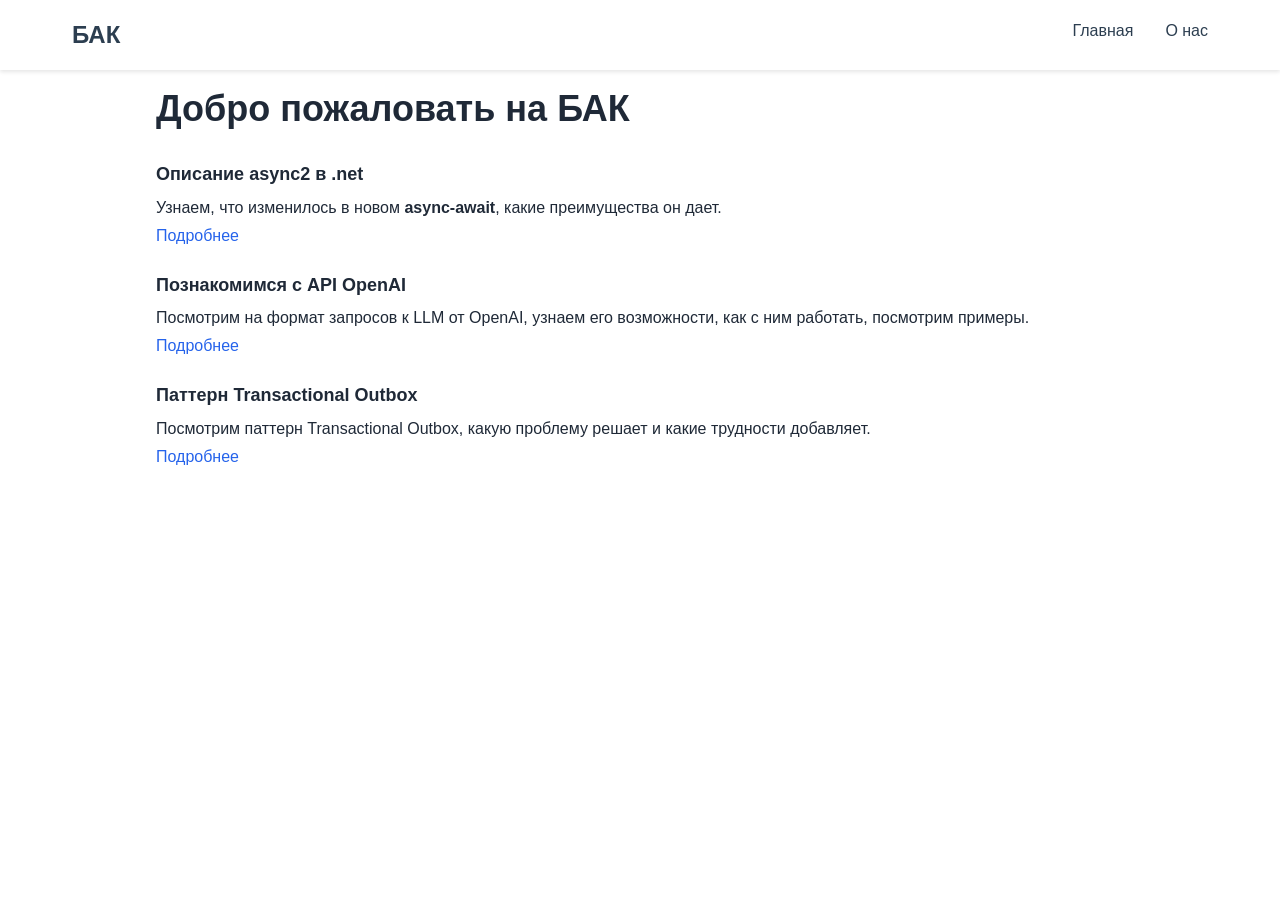
<file: index.html>
<!DOCTYPE html><html lang="ru"><head><meta charset="utf-8"><meta name="viewport" content="width=device-width"><link rel="icon" type="image/svg+xml" href="/favicon.svg"><link rel="icon" href="/favicon.ico"><meta name="generator" content="Astro v7.3.2"><meta name="google-site-verification" content="ROpn4f1x-HSzpSU53wltvmRdPDtK_lc6nS6VseE1VUc"><title>Добро пожаловать на БАК</title><link rel="stylesheet" href="/_astro/Layout.Cm3C8b9g.css"></head><body><header class="header" data-astro-cid-nen7h5rs><div class="header-container" data-astro-cid-nen7h5rs><a href="/" class="logo" data-astro-cid-nen7h5rs>БАК</a><nav class="nav" data-astro-cid-nen7h5rs><ul class="nav-list" data-astro-cid-nen7h5rs><li class="nav-item" data-astro-cid-nen7h5rs><a href="/" class="nav-link" data-astro-cid-nen7h5rs>Главная</a></li><li class="nav-item" data-astro-cid-nen7h5rs><a href="/about" class="nav-link" data-astro-cid-nen7h5rs>О нас</a></li></ul></nav></div></header><main class="container"><h1>Добро пожаловать на БАК</h1><h5>Описание async2 в .net</h5><p>Узнаем, что изменилось в новом <b>async-await</b>, какие преимущества он дает.<br><a href="/async2" class="nav-link">Подробнее</a></p><h5>Познакомимся с API OpenAI</h5><p>Посмотрим на формат запросов к LLM от OpenAI, узнаем его возможности, как с ним работать, посмотрим примеры.<br><a href="/openaiapi" class="nav-link">Подробнее</a></p><h5>Паттерн Transactional Outbox</h5><p>Посмотрим паттерн Transactional Outbox, какую проблему решает и какие трудности добавляет.<br><a href="/transactionOutboox" class="nav-link">Подробнее</a></p></main><script data-goatcounter="https://squarekolobok.goatcounter.com/count" async src="//gc.zgo.at/count.js"></script></body></html>
</file>
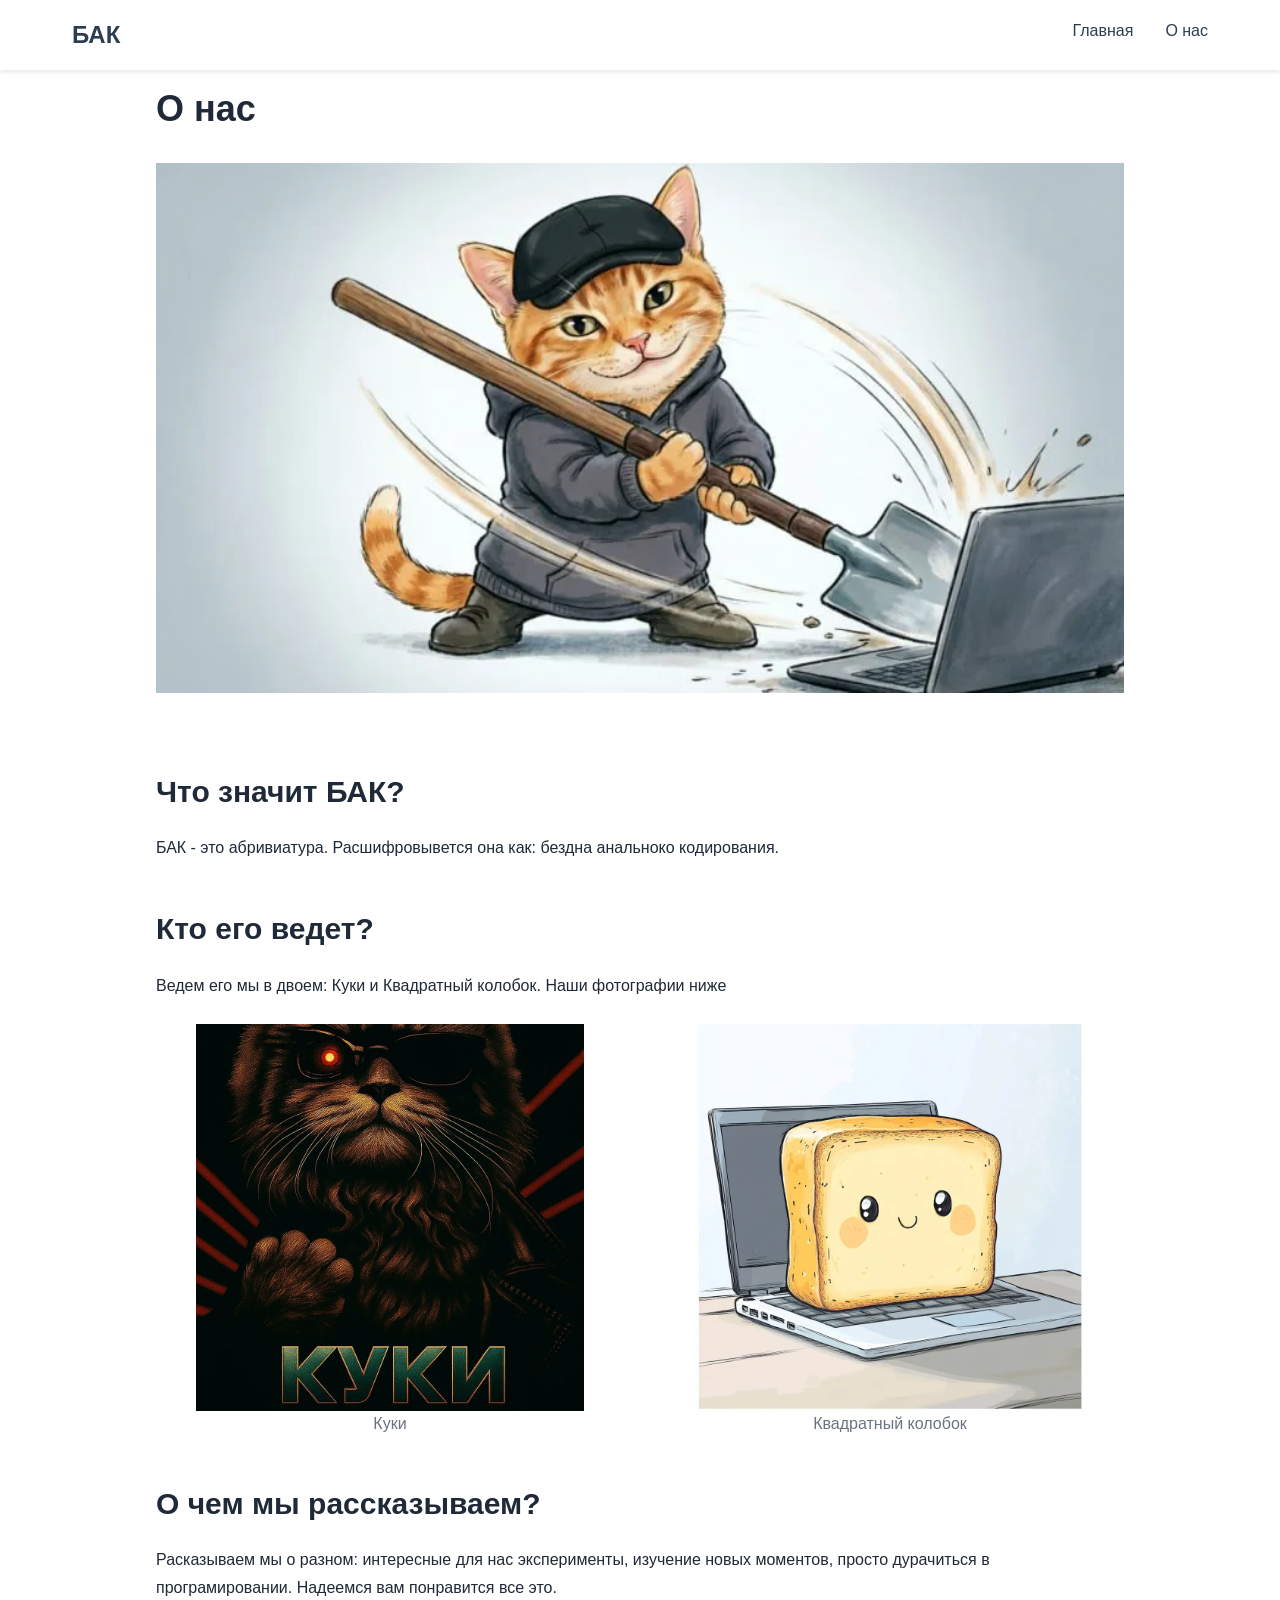
<file: about/index.html>
<!DOCTYPE html><html lang="ru"><head><meta charset="utf-8"><meta name="viewport" content="width=device-width"><link rel="icon" type="image/svg+xml" href="/favicon.svg"><link rel="icon" href="/favicon.ico"><meta name="generator" content="Astro v7.3.2"><meta name="google-site-verification" content="ROpn4f1x-HSzpSU53wltvmRdPDtK_lc6nS6VseE1VUc"><title>О нас</title><link rel="stylesheet" href="/_astro/Layout.Cm3C8b9g.css"><style>.logo[data-astro-cid-ta2fbyqs]{object-fit:cover;width:100%;height:530px}.ava-wrapper[data-astro-cid-ta2fbyqs]{justify-content:space-around;gap:var(--spacing-xl);flex-direction:row;display:flex}.ava[data-astro-cid-ta2fbyqs]{width:40%;color:var(--color-text-light);flex-direction:column;align-items:center;display:flex}.ava[data-astro-cid-ta2fbyqs]>img[data-astro-cid-ta2fbyqs]{aspect-ratio:1;object-fit:cover;margin:0}.ava[data-astro-cid-ta2fbyqs]>span[data-astro-cid-ta2fbyqs]{text-align:center}
</style></head><body><header class="header" data-astro-cid-nen7h5rs><div class="header-container" data-astro-cid-nen7h5rs><a href="/" class="logo" data-astro-cid-nen7h5rs>БАК</a><nav class="nav" data-astro-cid-nen7h5rs><ul class="nav-list" data-astro-cid-nen7h5rs><li class="nav-item" data-astro-cid-nen7h5rs><a href="/" class="nav-link" data-astro-cid-nen7h5rs>Главная</a></li><li class="nav-item" data-astro-cid-nen7h5rs><a href="/about" class="nav-link" data-astro-cid-nen7h5rs>О нас</a></li></ul></nav></div></header><main class="container"><h1 data-astro-cid-ta2fbyqs>О нас</h1><div data-astro-cid-ta2fbyqs><img src="/_astro/cat.Daf8f_fc_17la1k.webp" alt="Логотип сайта" data-astro-cid-ta2fbyqs="true" loading="lazy" decoding="async" width="788" height="450" class="logo"></div><h2 data-astro-cid-ta2fbyqs>Что значит БАК?</h2><p data-astro-cid-ta2fbyqs>БАК - это абривиатура. Расшифровывется она как: бездна анальноко кодирования.</p><h2 data-astro-cid-ta2fbyqs>Кто его ведет?</h2><p data-astro-cid-ta2fbyqs>Ведем его мы в двоем: Куки и Квадратный колобок. Наши фотографии ниже</p><div class="ava-wrapper" data-astro-cid-ta2fbyqs><div class="ava" data-astro-cid-ta2fbyqs><img src="/_astro/cookie.CmdfYH9u_Z2c6Qxd.webp" alt="Куки" data-astro-cid-ta2fbyqs="true" loading="lazy" decoding="async" width="1024" height="1024"><span data-astro-cid-ta2fbyqs>Куки</span></div><div class="ava" data-astro-cid-ta2fbyqs><img src="/_astro/kolobok.DDS1fnMv_2rPelm.webp" alt="Квадратный колобок" data-astro-cid-ta2fbyqs="true" loading="lazy" decoding="async" width="1024" height="1024"><span data-astro-cid-ta2fbyqs>Квадратный колобок</span></div></div><h2 data-astro-cid-ta2fbyqs>О чем мы рассказываем?</h2><p data-astro-cid-ta2fbyqs>Расказываем мы о разном: интересные для нас эксперименты, изучение новых моментов, просто дурачиться в програмировании. Надеемся вам понравится все это.</p></main><script data-goatcounter="https://squarekolobok.goatcounter.com/count" async src="//gc.zgo.at/count.js"></script></body></html>
</file>
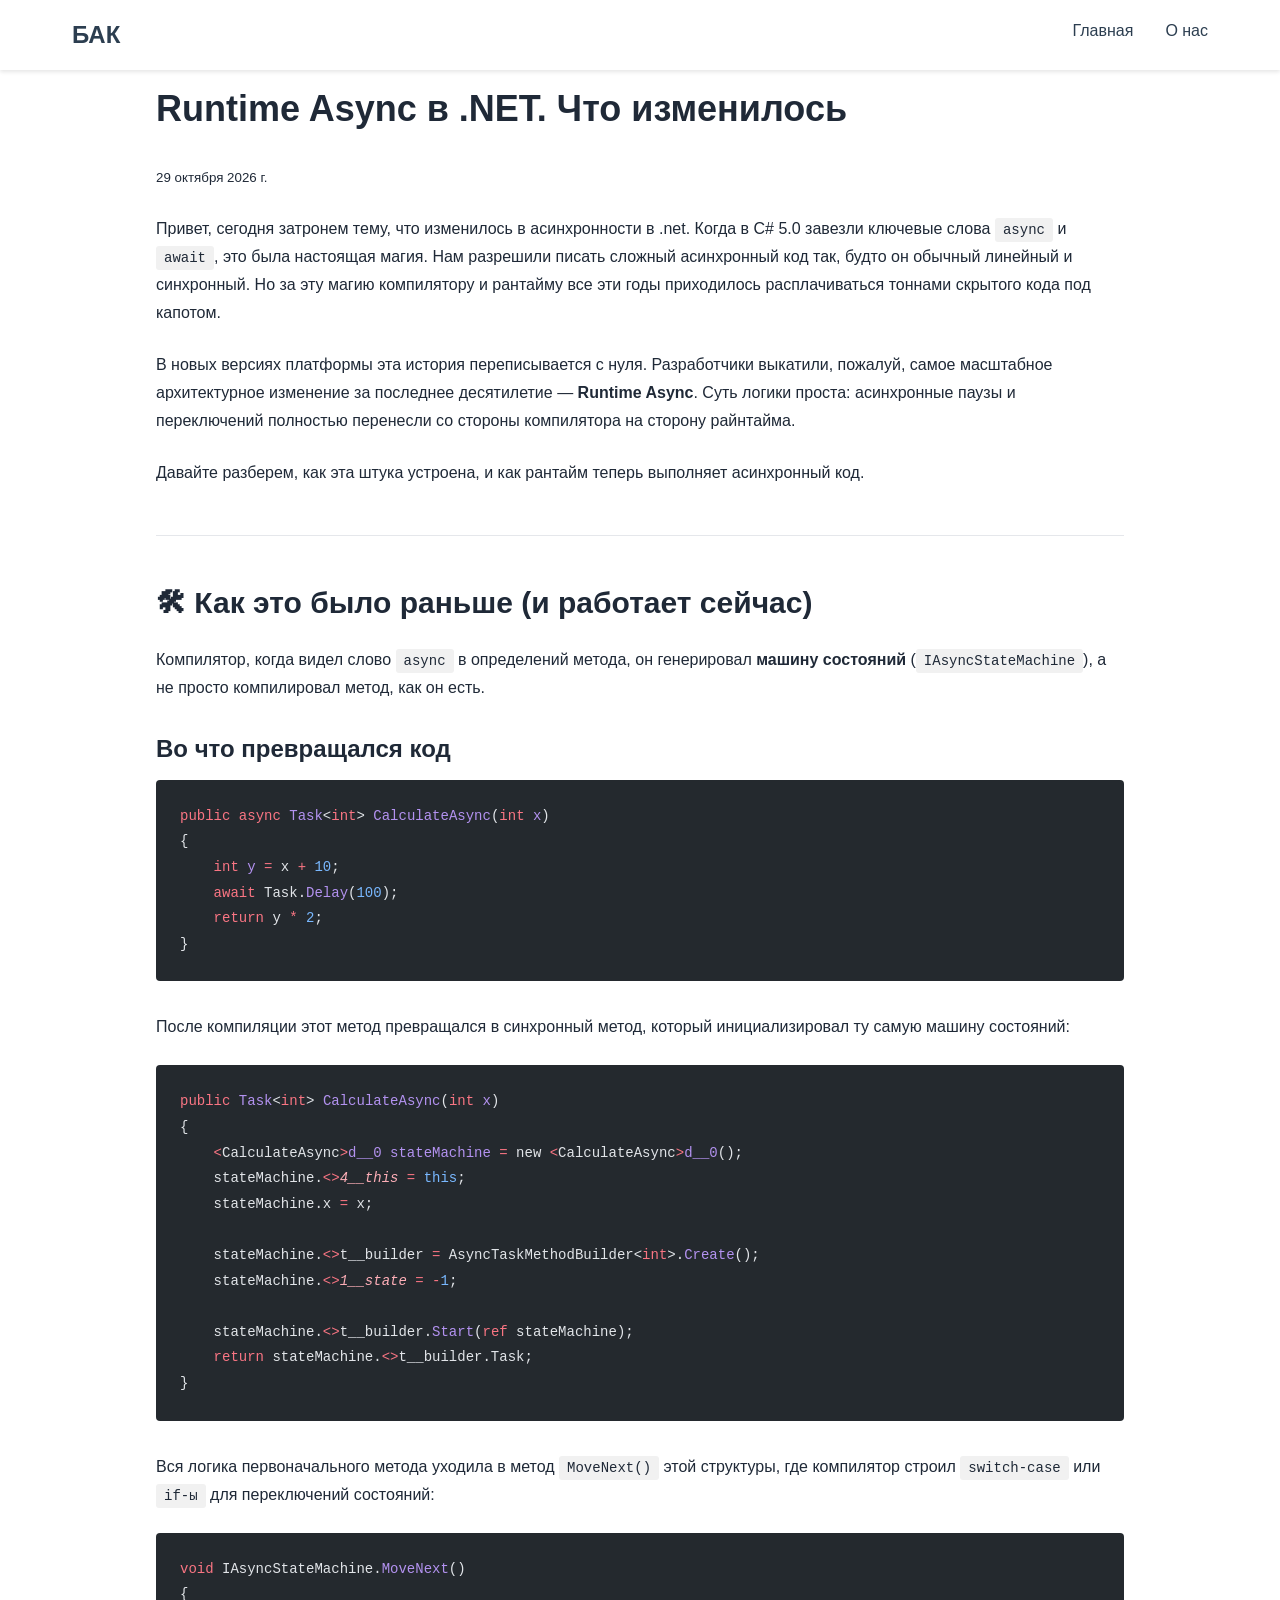
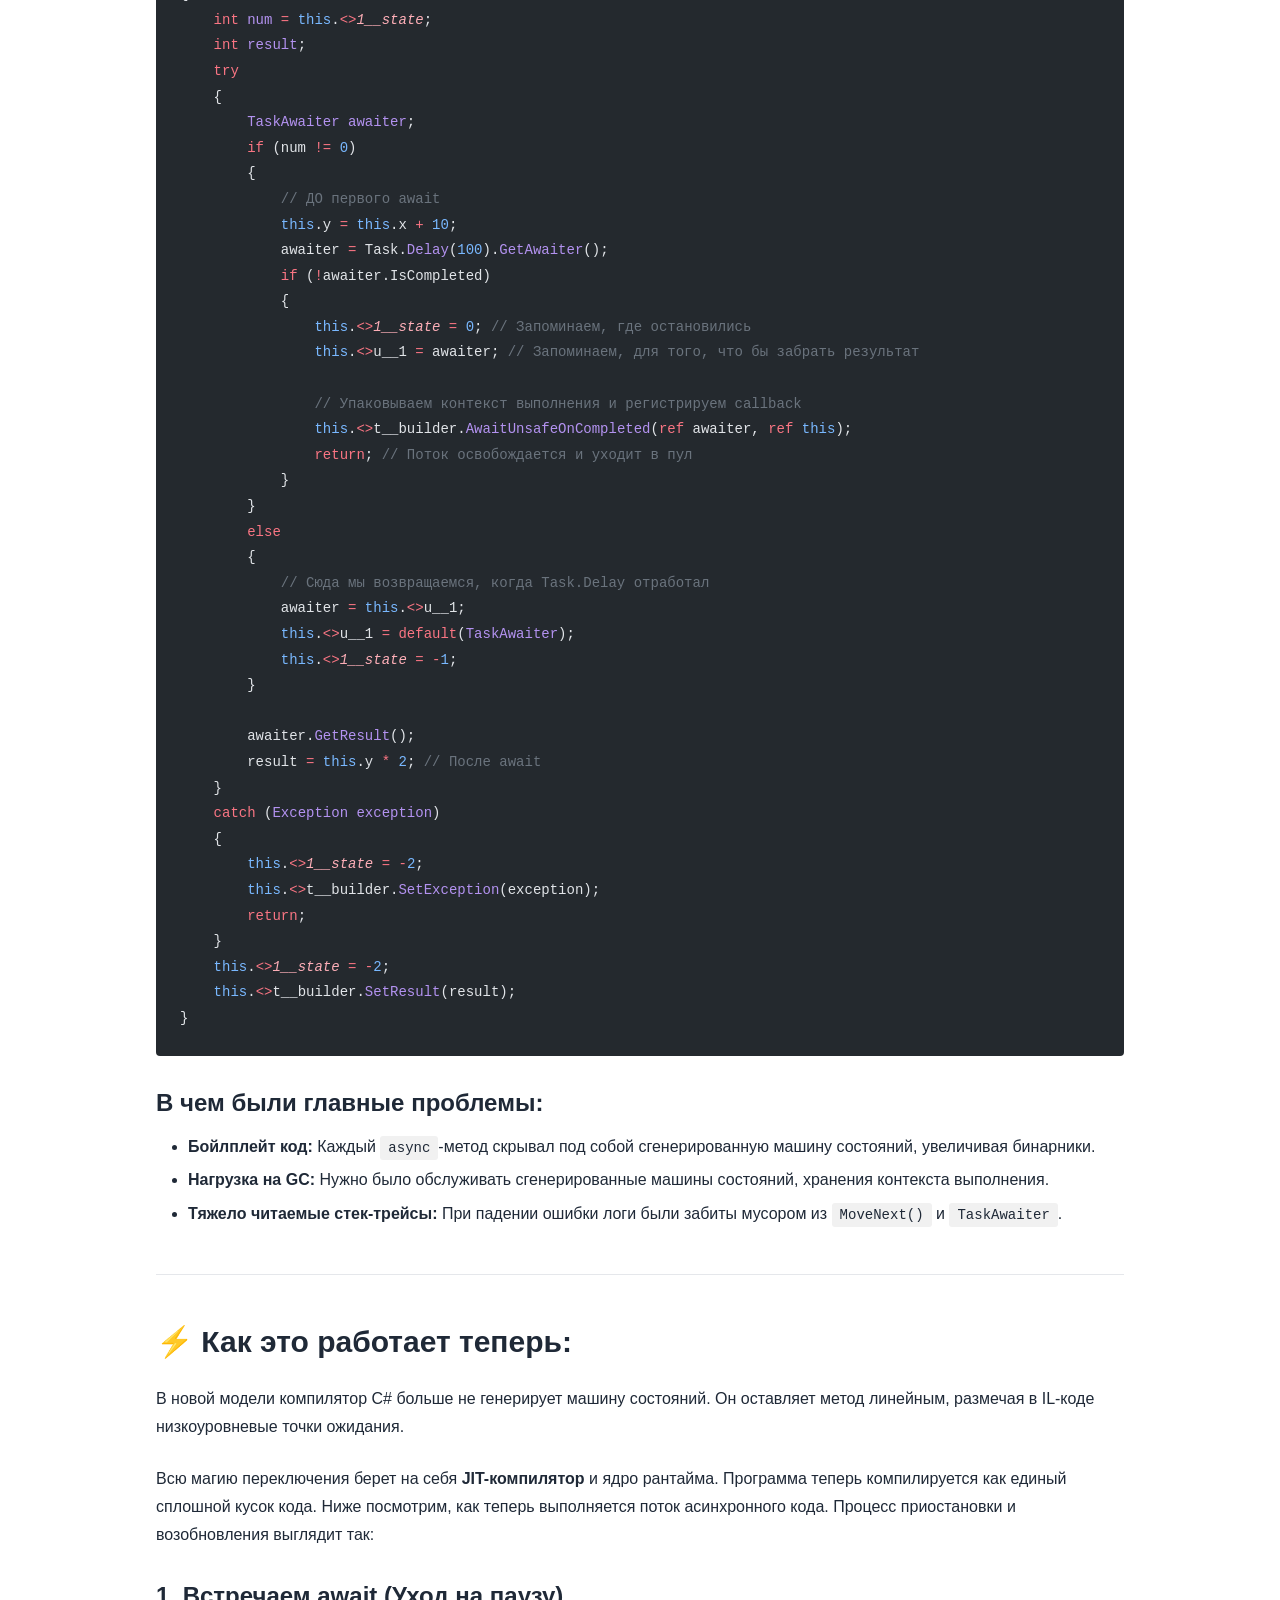
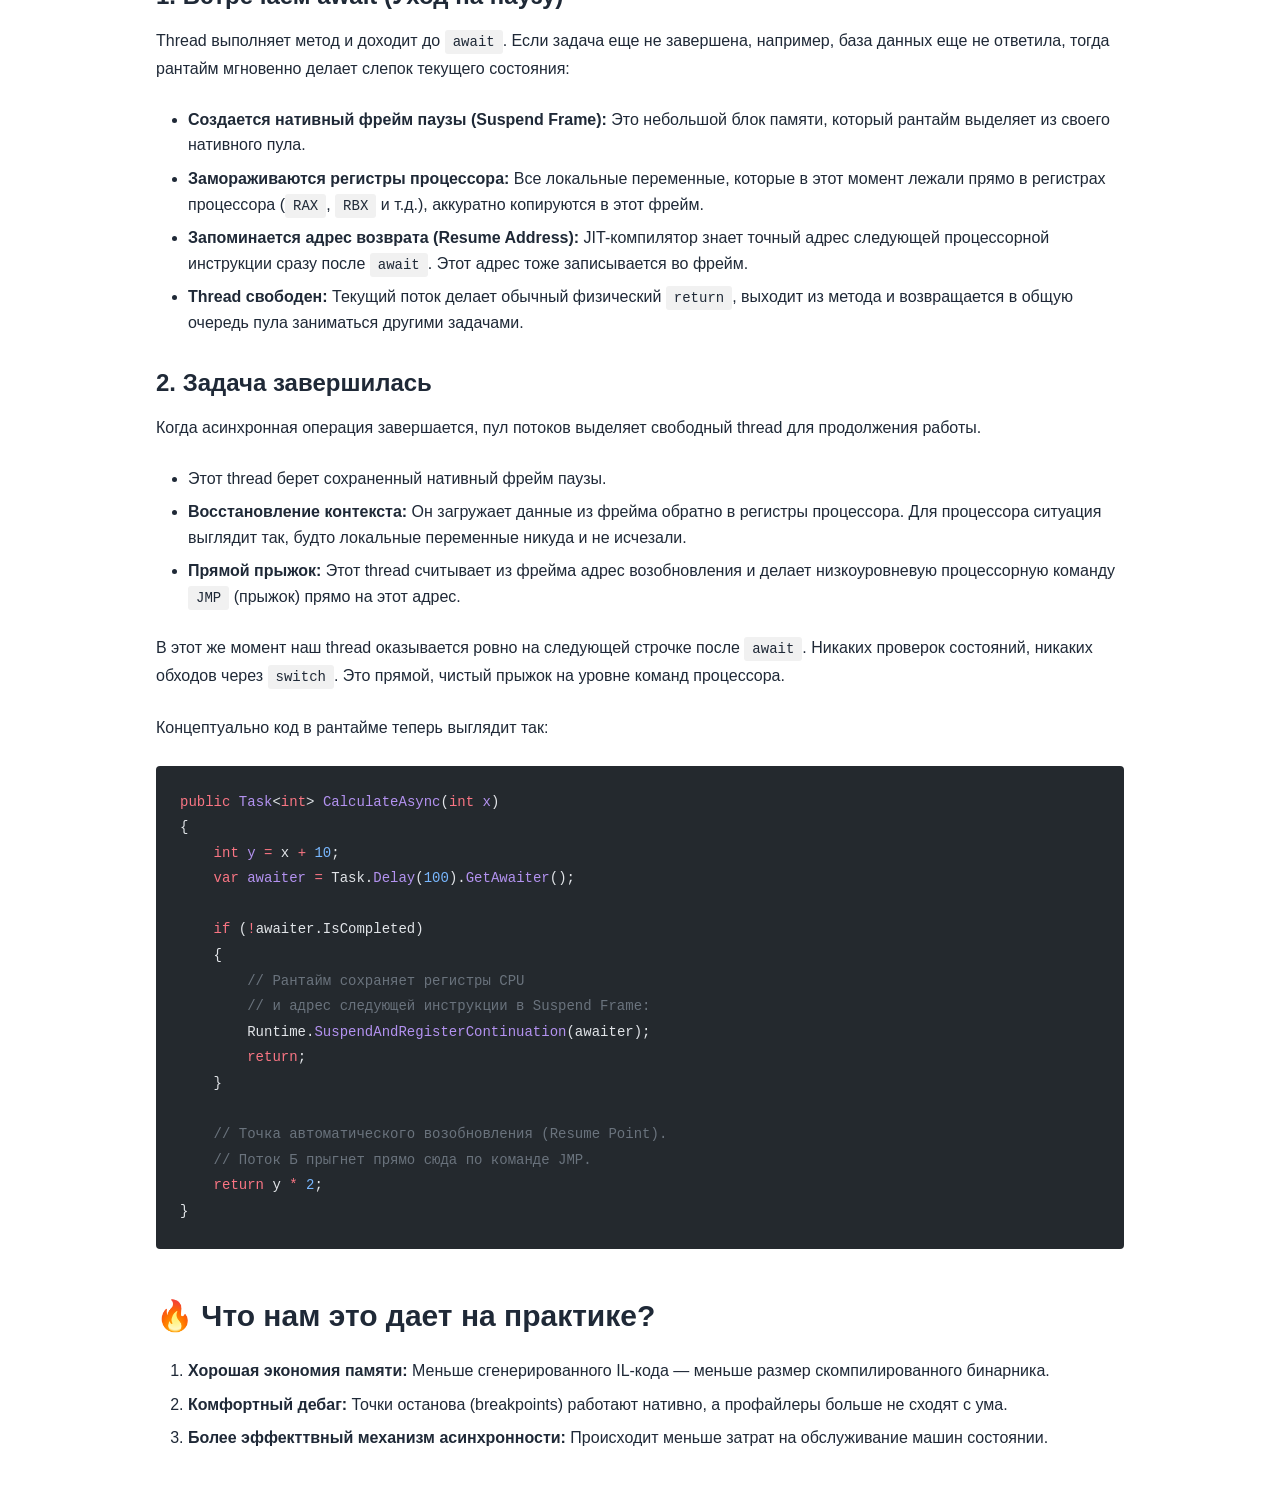
<file: async2/index.html>
<!DOCTYPE html><html lang="ru"><head><meta charset="utf-8"><meta name="viewport" content="width=device-width"><link rel="icon" type="image/svg+xml" href="/favicon.svg"><link rel="icon" href="/favicon.ico"><meta name="generator" content="Astro v7.3.2"><meta name="google-site-verification" content="ROpn4f1x-HSzpSU53wltvmRdPDtK_lc6nS6VseE1VUc"><title>Runtime Async в .NET. Что изменилось</title><link rel="stylesheet" href="/_astro/Layout.Cm3C8b9g.css"></head><body><header class="header" data-astro-cid-nen7h5rs><div class="header-container" data-astro-cid-nen7h5rs><a href="/" class="logo" data-astro-cid-nen7h5rs>БАК</a><nav class="nav" data-astro-cid-nen7h5rs><ul class="nav-list" data-astro-cid-nen7h5rs><li class="nav-item" data-astro-cid-nen7h5rs><a href="/" class="nav-link" data-astro-cid-nen7h5rs>Главная</a></li><li class="nav-item" data-astro-cid-nen7h5rs><a href="/about" class="nav-link" data-astro-cid-nen7h5rs>О нас</a></li></ul></nav></div></header><main class="container"><h1 id="runtime-async-в-net-что-изменилось">Runtime Async в .NET. Что изменилось</h1>
<p><small>29 октября 2026 г.</small></p>
<p>Привет, сегодня затронем тему, что изменилось в асинхронности в .net. Когда в C# 5.0 завезли ключевые слова <code>async</code> и <code>await</code>, это была настоящая магия. Нам разрешили писать сложный асинхронный код так, будто он обычный линейный и синхронный. Но за эту магию компилятору и рантайму все эти годы приходилось расплачиваться тоннами скрытого кода под капотом.</p>
<p>В новых версиях платформы эта история переписывается с нуля. Разработчики выкатили, пожалуй, самое масштабное архитектурное изменение за последнее десятилетие — <strong>Runtime Async</strong>. Суть логики проста: асинхронные паузы и переключений полностью перенесли со стороны компилятора на сторону райнтайма.</p>
<p>Давайте разберем, как эта штука устроена, и как рантайм теперь выполняет асинхронный код.</p>
<hr>
<h2 id="-как-это-было-раньше-и-работает-сейчас">🛠 Как это было раньше (и работает сейчас)</h2>
<p>Компилятор, когда видел слово <code>async</code> в определений метода, он генерировал <strong>машину состояний</strong> (<code>IAsyncStateMachine</code>), а не просто компилировал метод, как он есть.</p>
<h3 id="во-что-превращался-код">Во что превращался код</h3>
<pre class="astro-code github-dark" style="background-color:#24292e;color:#e1e4e8; overflow-x: auto;" tabindex="0" data-language="csharp"><code><span class="line"><span style="color:#F97583">public</span><span style="color:#F97583"> async</span><span style="color:#B392F0"> Task</span><span style="color:#E1E4E8">&lt;</span><span style="color:#F97583">int</span><span style="color:#E1E4E8">&gt; </span><span style="color:#B392F0">CalculateAsync</span><span style="color:#E1E4E8">(</span><span style="color:#F97583">int</span><span style="color:#B392F0"> x</span><span style="color:#E1E4E8">)</span></span>
<span class="line"><span style="color:#E1E4E8">{</span></span>
<span class="line"><span style="color:#F97583">    int</span><span style="color:#B392F0"> y</span><span style="color:#F97583"> =</span><span style="color:#E1E4E8"> x </span><span style="color:#F97583">+</span><span style="color:#79B8FF"> 10</span><span style="color:#E1E4E8">;</span></span>
<span class="line"><span style="color:#F97583">    await</span><span style="color:#E1E4E8"> Task.</span><span style="color:#B392F0">Delay</span><span style="color:#E1E4E8">(</span><span style="color:#79B8FF">100</span><span style="color:#E1E4E8">);</span></span>
<span class="line"><span style="color:#F97583">    return</span><span style="color:#E1E4E8"> y </span><span style="color:#F97583">*</span><span style="color:#79B8FF"> 2</span><span style="color:#E1E4E8">;</span></span>
<span class="line"><span style="color:#E1E4E8">}</span></span></code></pre>
<p>После компиляции этот метод превращался в синхронный метод, который инициализировал ту самую машину состояний:</p>
<pre class="astro-code github-dark" style="background-color:#24292e;color:#e1e4e8; overflow-x: auto;" tabindex="0" data-language="csharp"><code><span class="line"><span style="color:#F97583">public</span><span style="color:#B392F0"> Task</span><span style="color:#E1E4E8">&lt;</span><span style="color:#F97583">int</span><span style="color:#E1E4E8">&gt; </span><span style="color:#B392F0">CalculateAsync</span><span style="color:#E1E4E8">(</span><span style="color:#F97583">int</span><span style="color:#B392F0"> x</span><span style="color:#E1E4E8">)</span></span>
<span class="line"><span style="color:#E1E4E8">{</span></span>
<span class="line"><span style="color:#F97583">    &lt;</span><span style="color:#E1E4E8">CalculateAsync</span><span style="color:#F97583">&gt;</span><span style="color:#B392F0">d__0</span><span style="color:#B392F0"> stateMachine</span><span style="color:#F97583"> =</span><span style="color:#E1E4E8"> new </span><span style="color:#F97583">&lt;</span><span style="color:#E1E4E8">CalculateAsync</span><span style="color:#F97583">&gt;</span><span style="color:#B392F0">d__0</span><span style="color:#E1E4E8">();</span></span>
<span class="line"><span style="color:#E1E4E8">    stateMachine.</span><span style="color:#F97583">&lt;&gt;</span><span style="color:#FDAEB7;font-style:italic">4__this</span><span style="color:#F97583"> =</span><span style="color:#79B8FF"> this</span><span style="color:#E1E4E8">;</span></span>
<span class="line"><span style="color:#E1E4E8">    stateMachine.x </span><span style="color:#F97583">=</span><span style="color:#E1E4E8"> x;</span></span>
<span class="line"><span style="color:#E1E4E8">    </span></span>
<span class="line"><span style="color:#E1E4E8">    stateMachine.</span><span style="color:#F97583">&lt;&gt;</span><span style="color:#E1E4E8">t__builder </span><span style="color:#F97583">=</span><span style="color:#E1E4E8"> AsyncTaskMethodBuilder&lt;</span><span style="color:#F97583">int</span><span style="color:#E1E4E8">&gt;.</span><span style="color:#B392F0">Create</span><span style="color:#E1E4E8">();</span></span>
<span class="line"><span style="color:#E1E4E8">    stateMachine.</span><span style="color:#F97583">&lt;&gt;</span><span style="color:#FDAEB7;font-style:italic">1__state</span><span style="color:#F97583"> =</span><span style="color:#F97583"> -</span><span style="color:#79B8FF">1</span><span style="color:#E1E4E8">;</span></span>
<span class="line"></span>
<span class="line"><span style="color:#E1E4E8">    stateMachine.</span><span style="color:#F97583">&lt;&gt;</span><span style="color:#E1E4E8">t__builder.</span><span style="color:#B392F0">Start</span><span style="color:#E1E4E8">(</span><span style="color:#F97583">ref</span><span style="color:#E1E4E8"> stateMachine);</span></span>
<span class="line"><span style="color:#F97583">    return</span><span style="color:#E1E4E8"> stateMachine.</span><span style="color:#F97583">&lt;&gt;</span><span style="color:#E1E4E8">t__builder.Task;</span></span>
<span class="line"><span style="color:#E1E4E8">}</span></span></code></pre>
<p>Вся логика первоначального метода уходила в метод <code>MoveNext()</code> этой структуры, где компилятор строил <code>switch-case</code> или <code>if-ы</code> для переключений состояний:</p>
<pre class="astro-code github-dark" style="background-color:#24292e;color:#e1e4e8; overflow-x: auto;" tabindex="0" data-language="csharp"><code><span class="line"><span style="color:#F97583">void</span><span style="color:#E1E4E8"> IAsyncStateMachine.</span><span style="color:#B392F0">MoveNext</span><span style="color:#E1E4E8">()</span></span>
<span class="line"><span style="color:#E1E4E8">{</span></span>
<span class="line"><span style="color:#F97583">    int</span><span style="color:#B392F0"> num</span><span style="color:#F97583"> =</span><span style="color:#79B8FF"> this</span><span style="color:#E1E4E8">.</span><span style="color:#F97583">&lt;&gt;</span><span style="color:#FDAEB7;font-style:italic">1__state</span><span style="color:#E1E4E8">;</span></span>
<span class="line"><span style="color:#F97583">    int</span><span style="color:#B392F0"> result</span><span style="color:#E1E4E8">;</span></span>
<span class="line"><span style="color:#F97583">    try</span></span>
<span class="line"><span style="color:#E1E4E8">    {</span></span>
<span class="line"><span style="color:#B392F0">        TaskAwaiter</span><span style="color:#B392F0"> awaiter</span><span style="color:#E1E4E8">;</span></span>
<span class="line"><span style="color:#F97583">        if</span><span style="color:#E1E4E8"> (num </span><span style="color:#F97583">!=</span><span style="color:#79B8FF"> 0</span><span style="color:#E1E4E8">)</span></span>
<span class="line"><span style="color:#E1E4E8">        {</span></span>
<span class="line"><span style="color:#6A737D">            // ДО первого await</span></span>
<span class="line"><span style="color:#79B8FF">            this</span><span style="color:#E1E4E8">.y </span><span style="color:#F97583">=</span><span style="color:#79B8FF"> this</span><span style="color:#E1E4E8">.x </span><span style="color:#F97583">+</span><span style="color:#79B8FF"> 10</span><span style="color:#E1E4E8">;</span></span>
<span class="line"><span style="color:#E1E4E8">            awaiter </span><span style="color:#F97583">=</span><span style="color:#E1E4E8"> Task.</span><span style="color:#B392F0">Delay</span><span style="color:#E1E4E8">(</span><span style="color:#79B8FF">100</span><span style="color:#E1E4E8">).</span><span style="color:#B392F0">GetAwaiter</span><span style="color:#E1E4E8">();</span></span>
<span class="line"><span style="color:#F97583">            if</span><span style="color:#E1E4E8"> (</span><span style="color:#F97583">!</span><span style="color:#E1E4E8">awaiter.IsCompleted)</span></span>
<span class="line"><span style="color:#E1E4E8">            {</span></span>
<span class="line"><span style="color:#79B8FF">                this</span><span style="color:#E1E4E8">.</span><span style="color:#F97583">&lt;&gt;</span><span style="color:#FDAEB7;font-style:italic">1__state</span><span style="color:#F97583"> =</span><span style="color:#79B8FF"> 0</span><span style="color:#E1E4E8">; </span><span style="color:#6A737D">// Запоминаем, где остановились</span></span>
<span class="line"><span style="color:#79B8FF">                this</span><span style="color:#E1E4E8">.</span><span style="color:#F97583">&lt;&gt;</span><span style="color:#E1E4E8">u__1 </span><span style="color:#F97583">=</span><span style="color:#E1E4E8"> awaiter; </span><span style="color:#6A737D">// Запоминаем, для того, что бы забрать результат</span></span>
<span class="line"><span style="color:#E1E4E8">                </span></span>
<span class="line"><span style="color:#6A737D">                // Упаковываем контекст выполнения и регистрируем callback</span></span>
<span class="line"><span style="color:#79B8FF">                this</span><span style="color:#E1E4E8">.</span><span style="color:#F97583">&lt;&gt;</span><span style="color:#E1E4E8">t__builder.</span><span style="color:#B392F0">AwaitUnsafeOnCompleted</span><span style="color:#E1E4E8">(</span><span style="color:#F97583">ref</span><span style="color:#E1E4E8"> awaiter, </span><span style="color:#F97583">ref</span><span style="color:#79B8FF"> this</span><span style="color:#E1E4E8">);</span></span>
<span class="line"><span style="color:#F97583">                return</span><span style="color:#E1E4E8">; </span><span style="color:#6A737D">// Поток освобождается и уходит в пул</span></span>
<span class="line"><span style="color:#E1E4E8">            }</span></span>
<span class="line"><span style="color:#E1E4E8">        }</span></span>
<span class="line"><span style="color:#F97583">        else</span></span>
<span class="line"><span style="color:#E1E4E8">        {</span></span>
<span class="line"><span style="color:#6A737D">            // Сюда мы возвращаемся, когда Task.Delay отработал</span></span>
<span class="line"><span style="color:#E1E4E8">            awaiter </span><span style="color:#F97583">=</span><span style="color:#79B8FF"> this</span><span style="color:#E1E4E8">.</span><span style="color:#F97583">&lt;&gt;</span><span style="color:#E1E4E8">u__1;</span></span>
<span class="line"><span style="color:#79B8FF">            this</span><span style="color:#E1E4E8">.</span><span style="color:#F97583">&lt;&gt;</span><span style="color:#E1E4E8">u__1 </span><span style="color:#F97583">=</span><span style="color:#F97583"> default</span><span style="color:#E1E4E8">(</span><span style="color:#B392F0">TaskAwaiter</span><span style="color:#E1E4E8">);</span></span>
<span class="line"><span style="color:#79B8FF">            this</span><span style="color:#E1E4E8">.</span><span style="color:#F97583">&lt;&gt;</span><span style="color:#FDAEB7;font-style:italic">1__state</span><span style="color:#F97583"> =</span><span style="color:#F97583"> -</span><span style="color:#79B8FF">1</span><span style="color:#E1E4E8">;</span></span>
<span class="line"><span style="color:#E1E4E8">        }</span></span>
<span class="line"><span style="color:#E1E4E8">        </span></span>
<span class="line"><span style="color:#E1E4E8">        awaiter.</span><span style="color:#B392F0">GetResult</span><span style="color:#E1E4E8">(); </span></span>
<span class="line"><span style="color:#E1E4E8">        result </span><span style="color:#F97583">=</span><span style="color:#79B8FF"> this</span><span style="color:#E1E4E8">.y </span><span style="color:#F97583">*</span><span style="color:#79B8FF"> 2</span><span style="color:#E1E4E8">; </span><span style="color:#6A737D">// После await</span></span>
<span class="line"><span style="color:#E1E4E8">    }</span></span>
<span class="line"><span style="color:#F97583">    catch</span><span style="color:#E1E4E8"> (</span><span style="color:#B392F0">Exception</span><span style="color:#B392F0"> exception</span><span style="color:#E1E4E8">)</span></span>
<span class="line"><span style="color:#E1E4E8">    {</span></span>
<span class="line"><span style="color:#79B8FF">        this</span><span style="color:#E1E4E8">.</span><span style="color:#F97583">&lt;&gt;</span><span style="color:#FDAEB7;font-style:italic">1__state</span><span style="color:#F97583"> =</span><span style="color:#F97583"> -</span><span style="color:#79B8FF">2</span><span style="color:#E1E4E8">;</span></span>
<span class="line"><span style="color:#79B8FF">        this</span><span style="color:#E1E4E8">.</span><span style="color:#F97583">&lt;&gt;</span><span style="color:#E1E4E8">t__builder.</span><span style="color:#B392F0">SetException</span><span style="color:#E1E4E8">(exception);</span></span>
<span class="line"><span style="color:#F97583">        return</span><span style="color:#E1E4E8">;</span></span>
<span class="line"><span style="color:#E1E4E8">    }</span></span>
<span class="line"><span style="color:#79B8FF">    this</span><span style="color:#E1E4E8">.</span><span style="color:#F97583">&lt;&gt;</span><span style="color:#FDAEB7;font-style:italic">1__state</span><span style="color:#F97583"> =</span><span style="color:#F97583"> -</span><span style="color:#79B8FF">2</span><span style="color:#E1E4E8">;</span></span>
<span class="line"><span style="color:#79B8FF">    this</span><span style="color:#E1E4E8">.</span><span style="color:#F97583">&lt;&gt;</span><span style="color:#E1E4E8">t__builder.</span><span style="color:#B392F0">SetResult</span><span style="color:#E1E4E8">(result);</span></span>
<span class="line"><span style="color:#E1E4E8">}</span></span></code></pre>
<h3 id="в-чем-были-главные-проблемы">В чем были главные проблемы:</h3>
<ul>
<li><strong>Бойлплейт код:</strong> Каждый <code>async</code>-метод скрывал под собой сгенерированную машину состояний, увеличивая бинарники.</li>
<li><strong>Нагрузка на GC:</strong> Нужно было обслуживать сгенерированные машины состояний, хранения контекста выполнения.</li>
<li><strong>Тяжело читаемые стек-трейсы:</strong> При падении ошибки логи были забиты мусором из <code>MoveNext()</code> и <code>TaskAwaiter</code>.</li>
</ul>
<hr>
<h2 id="-как-это-работает-теперь">⚡ Как это работает теперь:</h2>
<p>В новой модели компилятор C# больше не генерирует машину состояний. Он оставляет метод линейным, размечая в IL-коде низкоуровневые точки ожидания.</p>
<p>Всю магию переключения берет на себя <strong>JIT-компилятор</strong> и ядро рантайма. Программа теперь компилируется как единый сплошной кусок кода.
Ниже посмотрим, как теперь выполняется поток асинхронного кода.
Процесс приостановки и возобновления выглядит так:</p>
<h3 id="1-встречаем-await-уход-на-паузу">1. Встречаем await (Уход на паузу)</h3>
<p>Thread выполняет метод и доходит до <code>await</code>. Если задача еще не завершена, например, база данных еще не ответила, тогда рантайм мгновенно делает слепок текущего состояния:</p>
<ul>
<li><strong>Создается нативный фрейм паузы (Suspend Frame):</strong> Это небольшой блок памяти, который рантайм выделяет из своего нативного пула.</li>
<li><strong>Замораживаются регистры процессора:</strong> Все локальные переменные, которые в этот момент лежали прямо в регистрах процессора (<code>RAX</code>, <code>RBX</code> и т.д.), аккуратно копируются в этот фрейм.</li>
<li><strong>Запоминается адрес возврата (Resume Address):</strong> JIT-компилятор знает точный адрес следующей процессорной инструкции сразу после <code>await</code>. Этот адрес тоже записывается во фрейм.</li>
<li><strong>Thread свободен:</strong> Текущий поток делает обычный физический <code>return</code>, выходит из метода и возвращается в общую очередь пула заниматься другими задачами.</li>
</ul>
<h3 id="2-задача-завершилась">2. Задача завершилась</h3>
<p>Когда асинхронная операция завершается, пул потоков выделяет свободный thread для продолжения работы.</p>
<ul>
<li>Этот thread берет сохраненный нативный фрейм паузы.</li>
<li><strong>Восстановление контекста:</strong> Он загружает данные из фрейма обратно в регистры процессора. Для процессора ситуация выглядит так, будто локальные переменные никуда и не исчезали.</li>
<li><strong>Прямой прыжок:</strong> Этот thread считывает из фрейма адрес возобновления и делает низкоуровневую процессорную команду <code>JMP</code> (прыжок) прямо на этот адрес.</li>
</ul>
<p>В этот же момент наш thread оказывается ровно на следующей строчке после <code>await</code>. Никаких проверок состояний, никаких обходов через <code>switch</code>. Это прямой, чистый прыжок на уровне команд процессора.</p>
<p>Концептуально код в рантайме теперь выглядит так:</p>
<pre class="astro-code github-dark" style="background-color:#24292e;color:#e1e4e8; overflow-x: auto;" tabindex="0" data-language="csharp"><code><span class="line"><span style="color:#F97583">public</span><span style="color:#B392F0"> Task</span><span style="color:#E1E4E8">&lt;</span><span style="color:#F97583">int</span><span style="color:#E1E4E8">&gt; </span><span style="color:#B392F0">CalculateAsync</span><span style="color:#E1E4E8">(</span><span style="color:#F97583">int</span><span style="color:#B392F0"> x</span><span style="color:#E1E4E8">)</span></span>
<span class="line"><span style="color:#E1E4E8">{</span></span>
<span class="line"><span style="color:#F97583">    int</span><span style="color:#B392F0"> y</span><span style="color:#F97583"> =</span><span style="color:#E1E4E8"> x </span><span style="color:#F97583">+</span><span style="color:#79B8FF"> 10</span><span style="color:#E1E4E8">;</span></span>
<span class="line"><span style="color:#F97583">    var</span><span style="color:#B392F0"> awaiter</span><span style="color:#F97583"> =</span><span style="color:#E1E4E8"> Task.</span><span style="color:#B392F0">Delay</span><span style="color:#E1E4E8">(</span><span style="color:#79B8FF">100</span><span style="color:#E1E4E8">).</span><span style="color:#B392F0">GetAwaiter</span><span style="color:#E1E4E8">();</span></span>
<span class="line"><span style="color:#E1E4E8">    </span></span>
<span class="line"><span style="color:#F97583">    if</span><span style="color:#E1E4E8"> (</span><span style="color:#F97583">!</span><span style="color:#E1E4E8">awaiter.IsCompleted)</span></span>
<span class="line"><span style="color:#E1E4E8">    {</span></span>
<span class="line"><span style="color:#6A737D">        // Рантайм сохраняет регистры CPU </span></span>
<span class="line"><span style="color:#6A737D">        // и адрес следующей инструкции в Suspend Frame:</span></span>
<span class="line"><span style="color:#E1E4E8">        Runtime.</span><span style="color:#B392F0">SuspendAndRegisterContinuation</span><span style="color:#E1E4E8">(awaiter); </span></span>
<span class="line"><span style="color:#F97583">        return</span><span style="color:#E1E4E8">; </span></span>
<span class="line"><span style="color:#E1E4E8">    }</span></span>
<span class="line"><span style="color:#E1E4E8">    </span></span>
<span class="line"><span style="color:#6A737D">    // Точка автоматического возобновления (Resume Point). </span></span>
<span class="line"><span style="color:#6A737D">    // Поток Б прыгнет прямо сюда по команде JMP.</span></span>
<span class="line"><span style="color:#F97583">    return</span><span style="color:#E1E4E8"> y </span><span style="color:#F97583">*</span><span style="color:#79B8FF"> 2</span><span style="color:#E1E4E8">; </span></span>
<span class="line"><span style="color:#E1E4E8">}</span></span></code></pre>
<h2 id="-что-нам-это-дает-на-практике">🔥 Что нам это дает на практике?</h2>
<ol>
<li><strong>Хорошая экономия памяти:</strong> Меньше сгенерированного IL-кода — меньше размер скомпилированного бинарника.</li>
<li><strong>Комфортный дебаг:</strong> Точки останова (breakpoints) работают нативно, а профайлеры больше не сходят с ума.</li>
<li><strong>Более эффекттвный механизм асинхронности:</strong> Происходит меньше затрат на обслуживание машин состоянии.</li>
</ol>
</main><script data-goatcounter="https://squarekolobok.goatcounter.com/count" async src="//gc.zgo.at/count.js"></script></body></html>
</file>
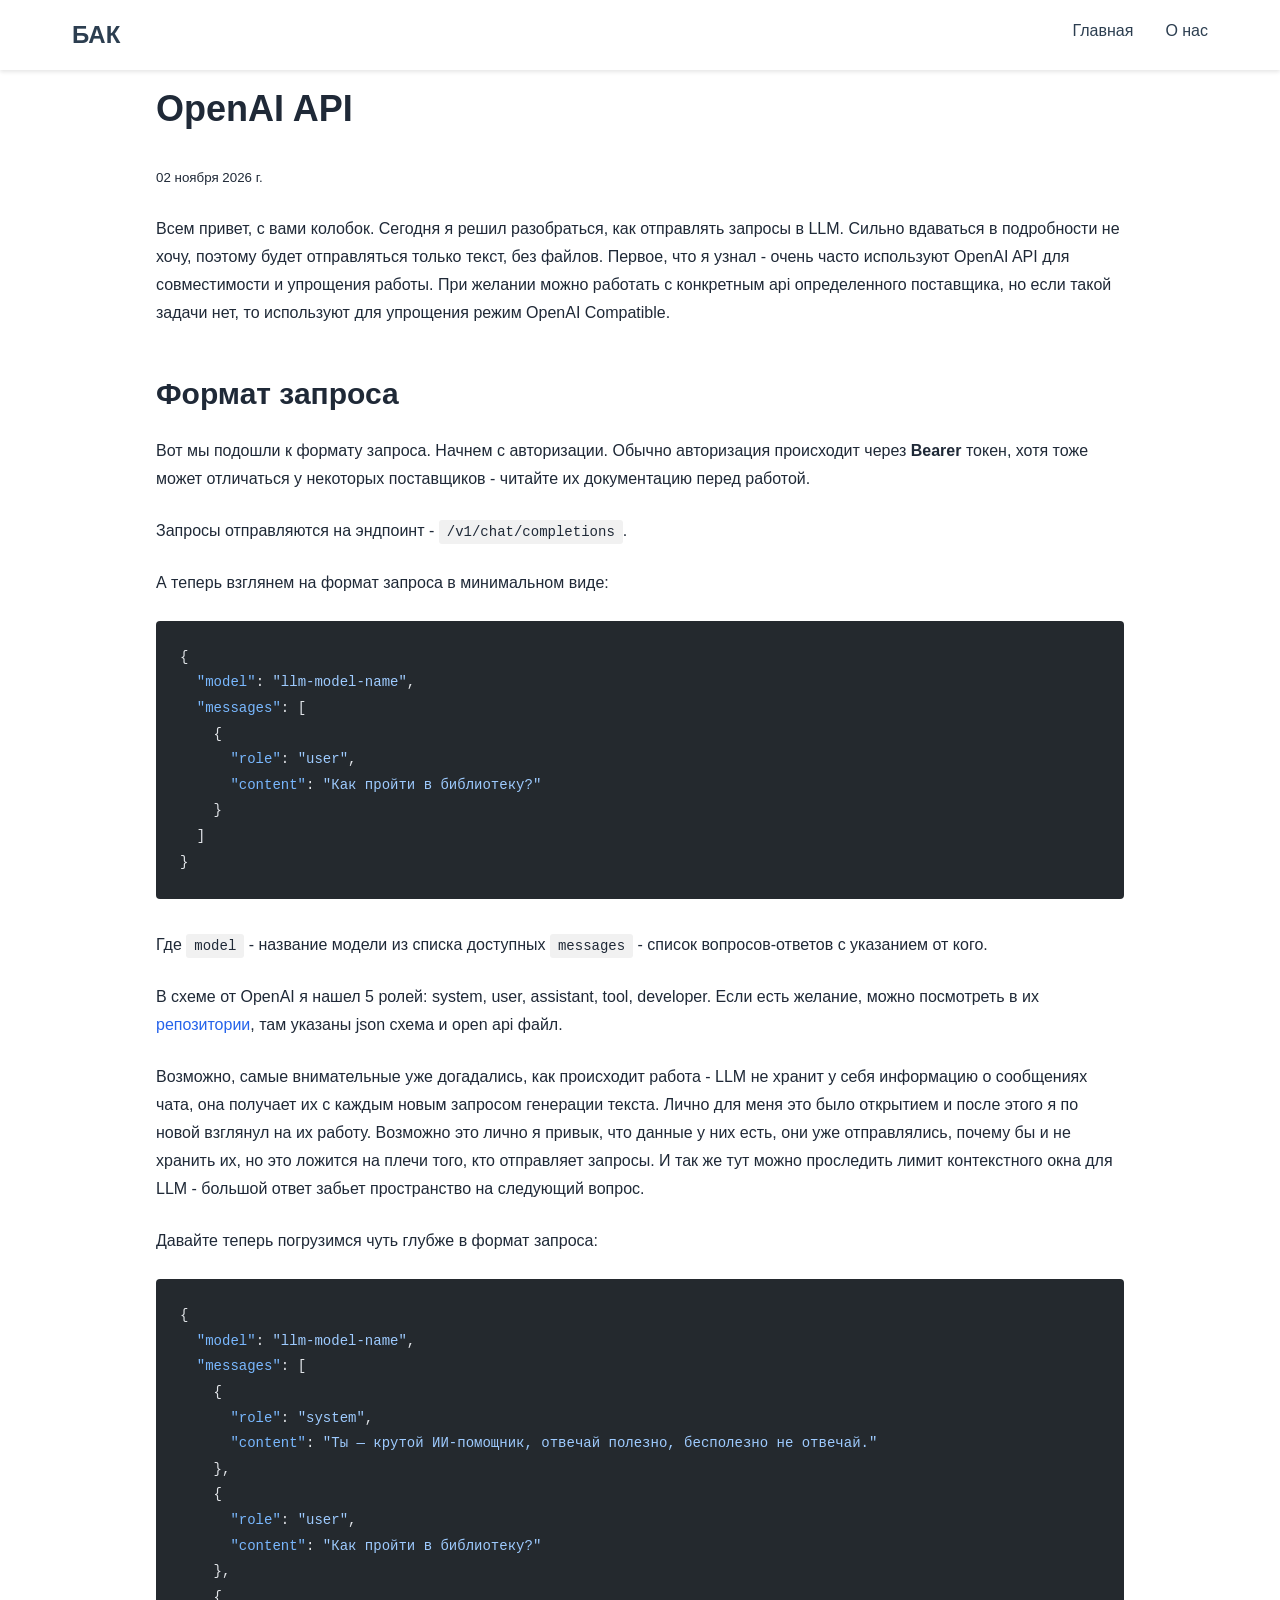
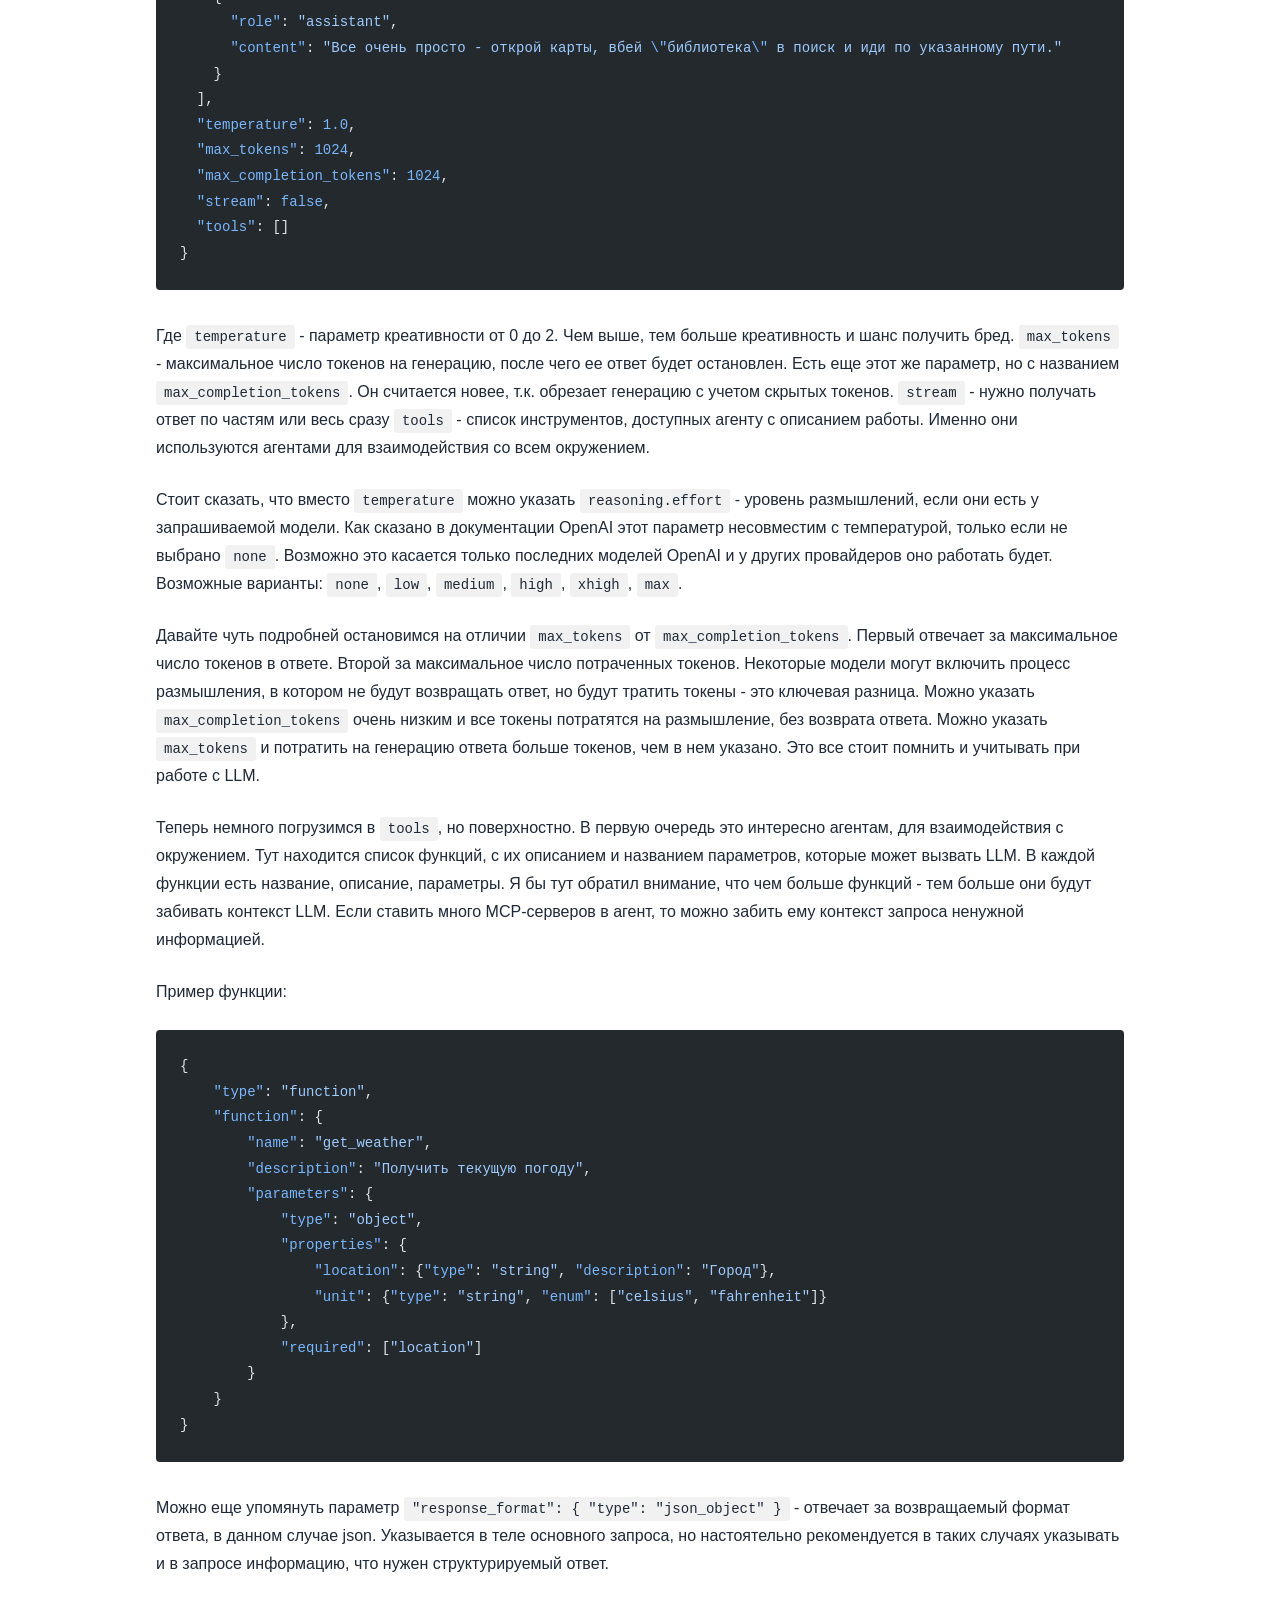
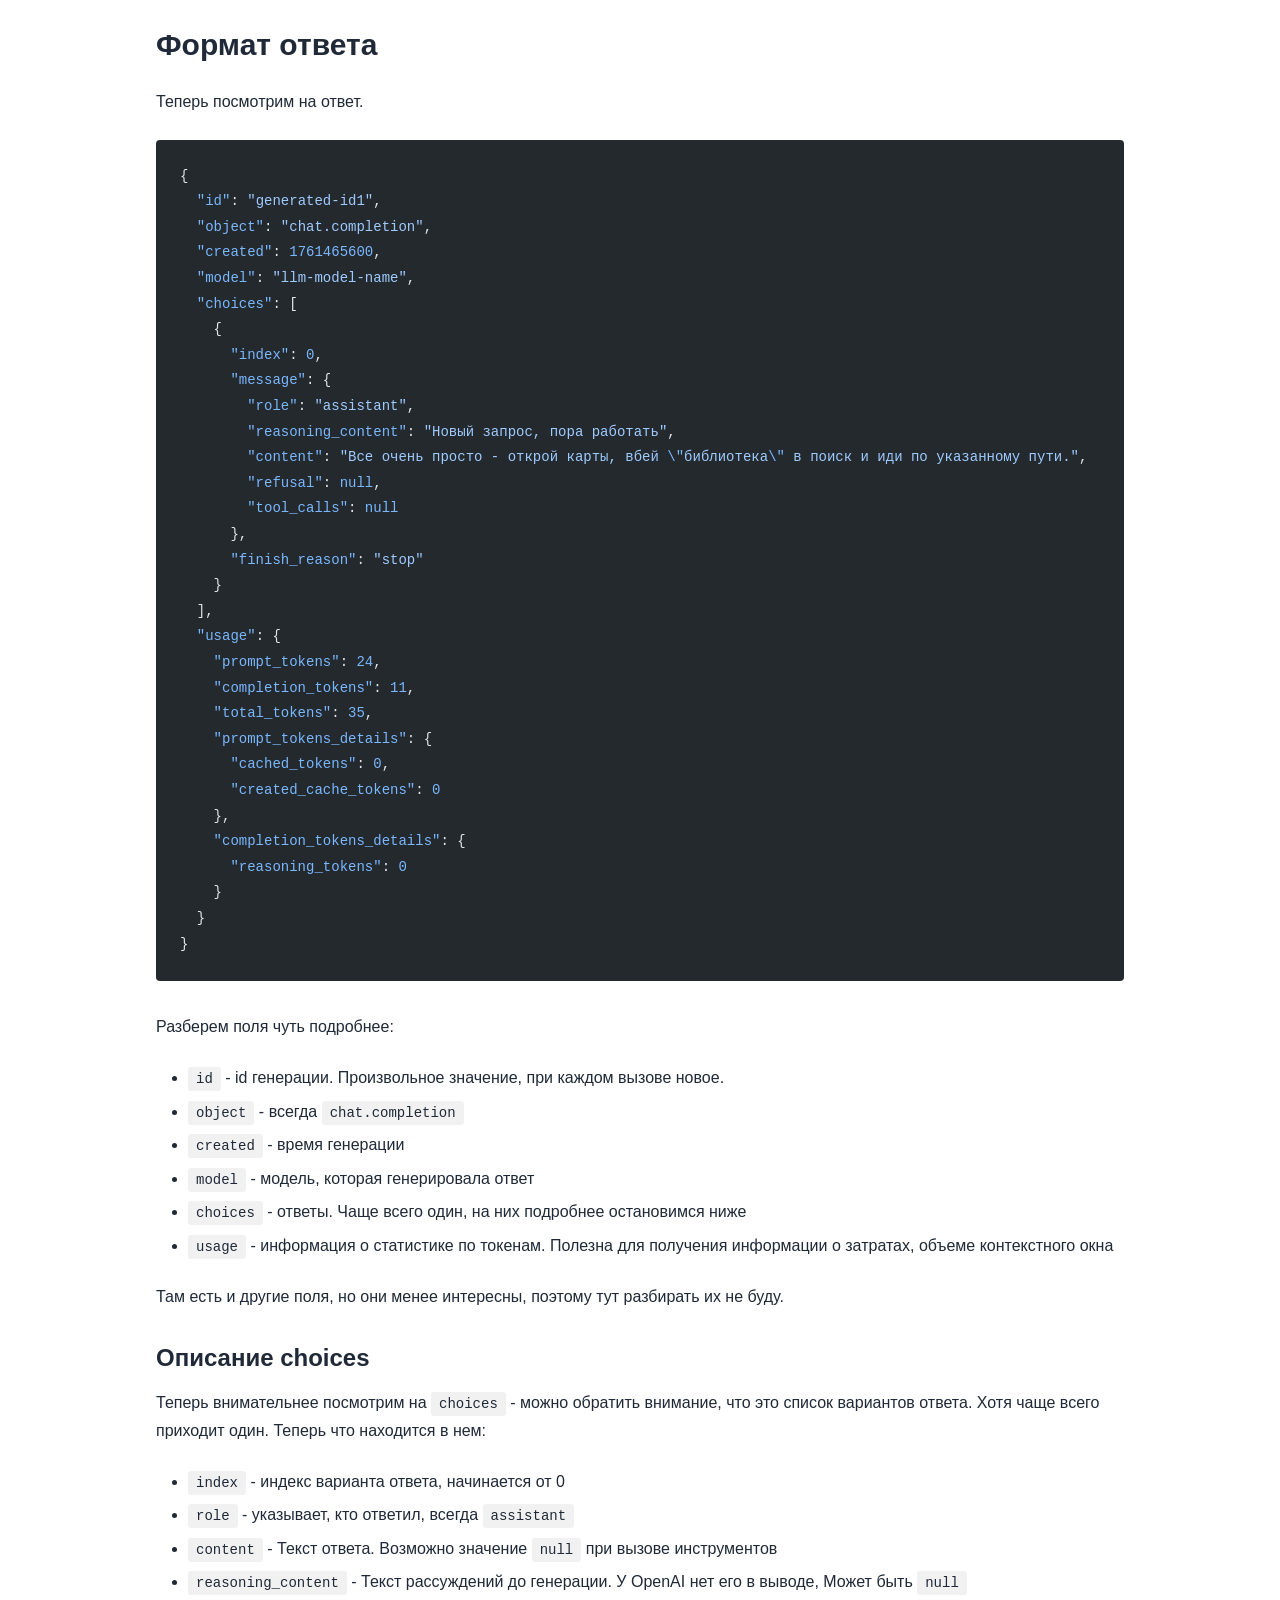
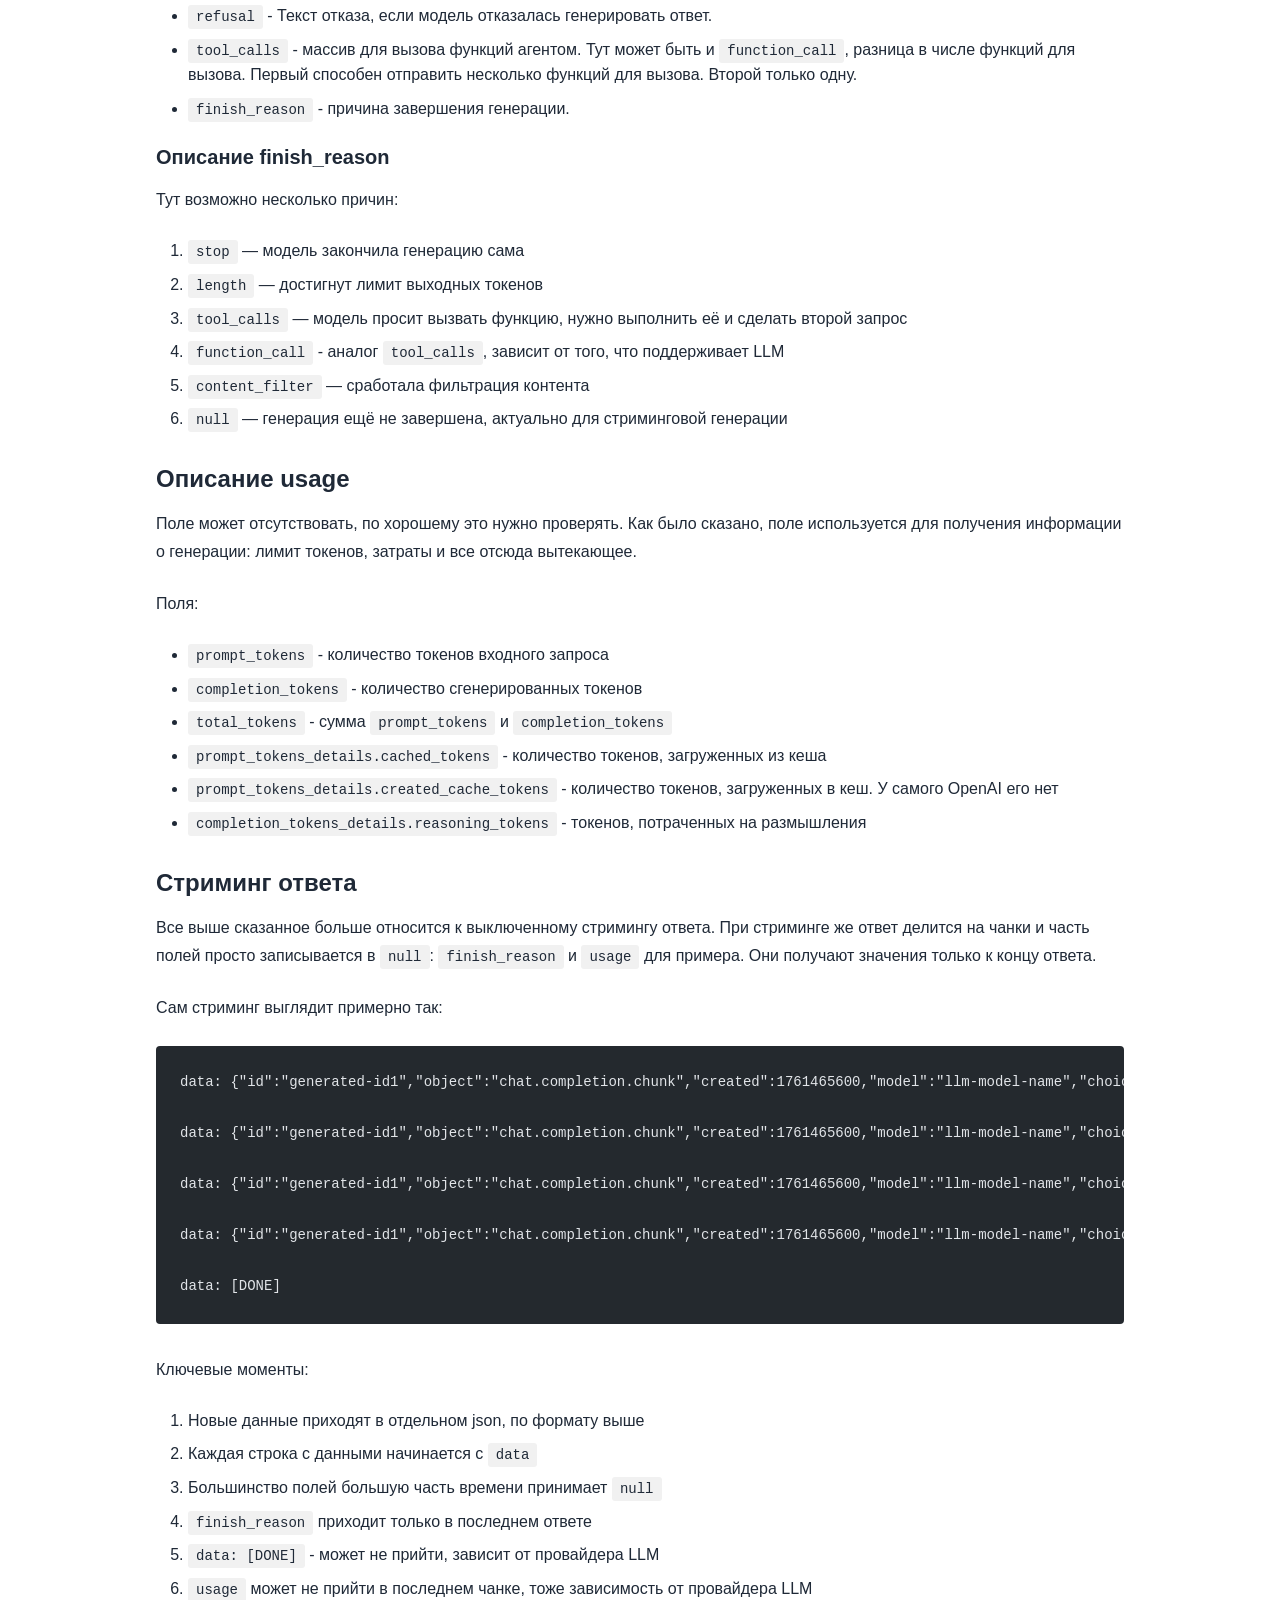
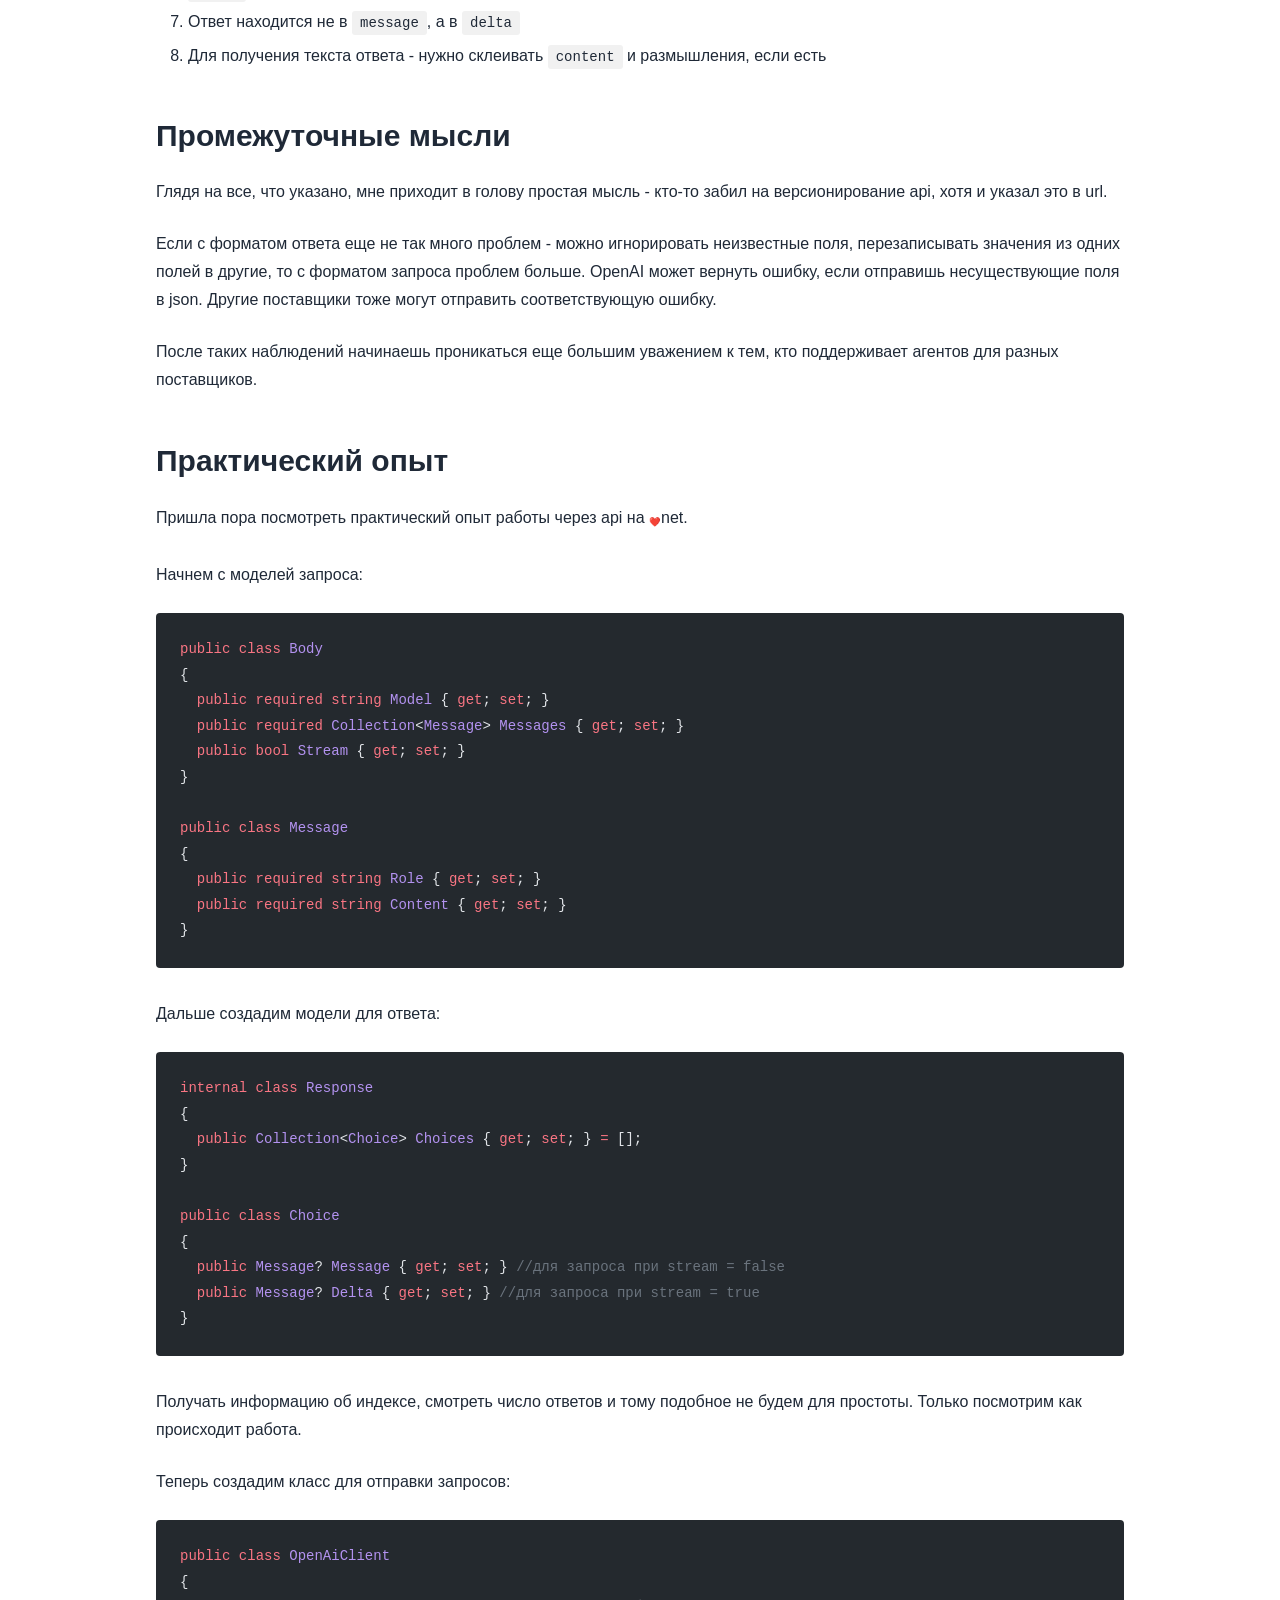
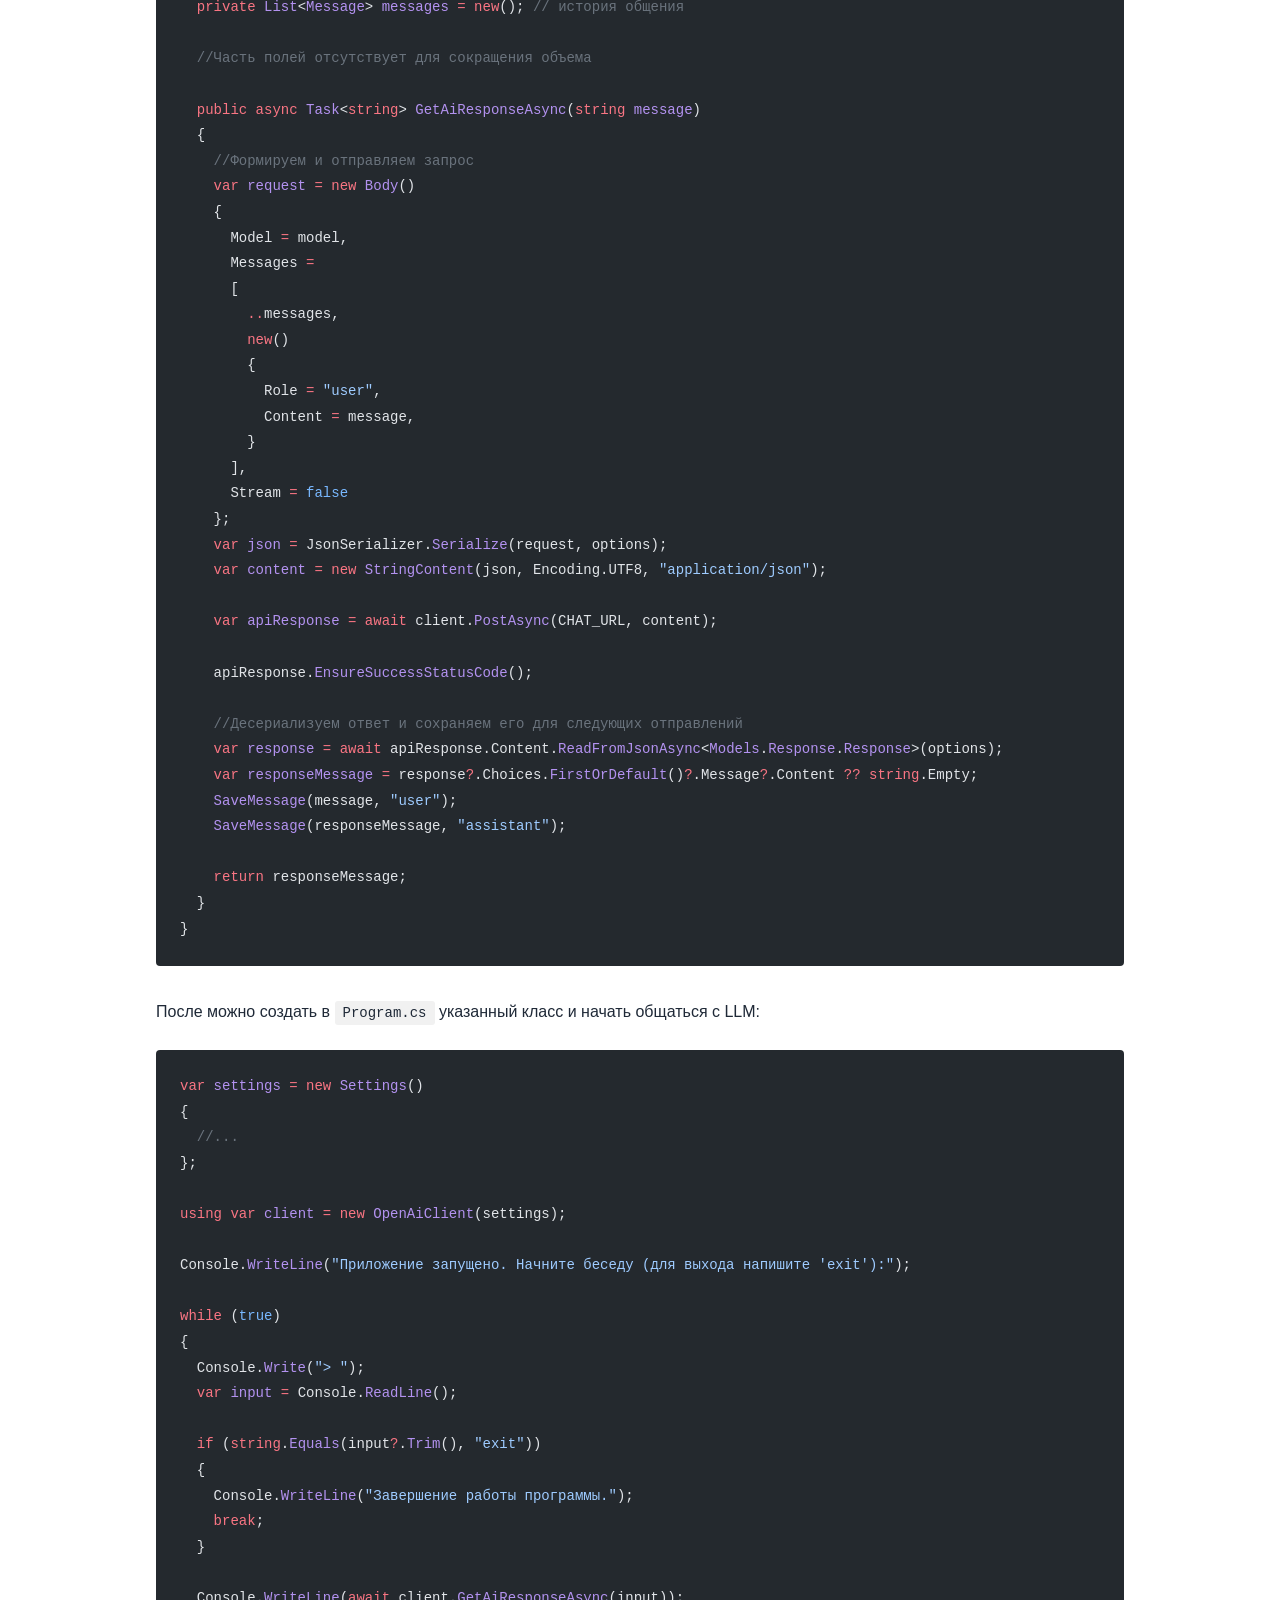
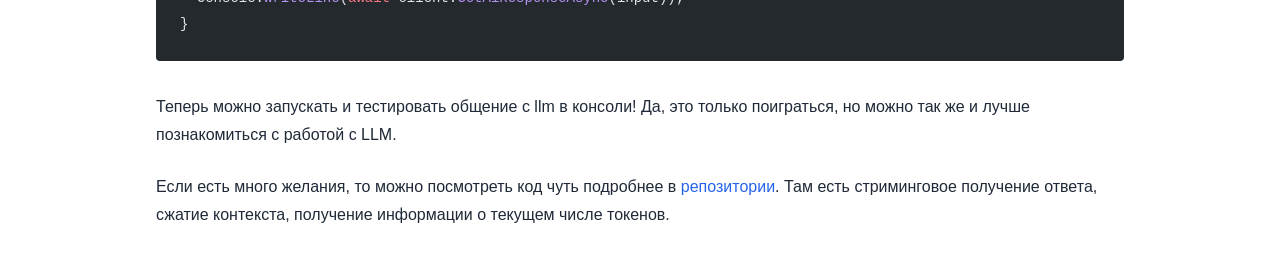
<file: openaiapi/index.html>
<!DOCTYPE html><html lang="ru"><head><meta charset="utf-8"><meta name="viewport" content="width=device-width"><link rel="icon" type="image/svg+xml" href="/favicon.svg"><link rel="icon" href="/favicon.ico"><meta name="generator" content="Astro v7.3.2"><meta name="google-site-verification" content="ROpn4f1x-HSzpSU53wltvmRdPDtK_lc6nS6VseE1VUc"><title>OpenAI API</title><link rel="stylesheet" href="/_astro/Layout.Cm3C8b9g.css"></head><body><header class="header" data-astro-cid-nen7h5rs><div class="header-container" data-astro-cid-nen7h5rs><a href="/" class="logo" data-astro-cid-nen7h5rs>БАК</a><nav class="nav" data-astro-cid-nen7h5rs><ul class="nav-list" data-astro-cid-nen7h5rs><li class="nav-item" data-astro-cid-nen7h5rs><a href="/" class="nav-link" data-astro-cid-nen7h5rs>Главная</a></li><li class="nav-item" data-astro-cid-nen7h5rs><a href="/about" class="nav-link" data-astro-cid-nen7h5rs>О нас</a></li></ul></nav></div></header><main class="container"><h1 id="openai-api">OpenAI API</h1>
<p><small>02 ноября 2026 г.</small></p>
<p>Всем привет, с вами колобок. Сегодня я решил разобраться, как отправлять запросы в LLM. Сильно вдаваться в подробности не хочу, поэтому будет отправляться только текст, без файлов.
Первое, что я узнал - очень часто используют OpenAI API для совместимости и упрощения работы. При желании можно работать с конкретным api определенного поставщика, но если такой задачи нет, то используют для упрощения режим OpenAI Compatible.</p>
<h2 id="формат-запроса">Формат запроса</h2>
<p>Вот мы подошли к формату запроса. Начнем с авторизации. Обычно авторизация происходит через <strong>Bearer</strong> токен, хотя тоже может отличаться у некоторых поставщиков - читайте их документацию перед работой.</p>
<p>Запросы отправляются на эндпоинт - <code>/v1/chat/completions</code>.</p>
<p>А теперь взглянем на формат запроса в минимальном виде:</p>
<pre class="astro-code github-dark" style="background-color:#24292e;color:#e1e4e8; overflow-x: auto;" tabindex="0" data-language="json"><code><span class="line"><span style="color:#E1E4E8">{</span></span>
<span class="line"><span style="color:#79B8FF">  "model"</span><span style="color:#E1E4E8">: </span><span style="color:#9ECBFF">"llm-model-name"</span><span style="color:#E1E4E8">,</span></span>
<span class="line"><span style="color:#79B8FF">  "messages"</span><span style="color:#E1E4E8">: [</span></span>
<span class="line"><span style="color:#E1E4E8">    {</span></span>
<span class="line"><span style="color:#79B8FF">      "role"</span><span style="color:#E1E4E8">: </span><span style="color:#9ECBFF">"user"</span><span style="color:#E1E4E8">,</span></span>
<span class="line"><span style="color:#79B8FF">      "content"</span><span style="color:#E1E4E8">: </span><span style="color:#9ECBFF">"Как пройти в библиотеку?"</span></span>
<span class="line"><span style="color:#E1E4E8">    }</span></span>
<span class="line"><span style="color:#E1E4E8">  ]</span></span>
<span class="line"><span style="color:#E1E4E8">}</span></span></code></pre>
<p>Где
<code>model</code> - название модели из списка доступных
<code>messages</code> - список вопросов-ответов с указанием от кого.</p>
<p>В схеме от OpenAI я нашел 5 ролей: system, user, assistant, tool, developer. Если есть желание, можно посмотреть в их <a href="https://github.com/openai/openai-openapi">репозитории</a>, там указаны json схема и open api файл.</p>
<p>Возможно, самые внимательные уже догадались, как происходит работа - LLM не хранит у себя информацию о сообщениях чата, она получает их с каждым новым запросом генерации текста. Лично для меня это было открытием и после этого я по новой взглянул на их работу. Возможно это лично я привык, что данные у них есть, они уже отправлялись, почему бы и не хранить их, но это ложится на плечи того, кто отправляет запросы. И так же тут можно проследить лимит контекстного окна для LLM - большой ответ забьет пространство на следующий вопрос.</p>
<p>Давайте теперь погрузимся чуть глубже в формат запроса:</p>
<pre class="astro-code github-dark" style="background-color:#24292e;color:#e1e4e8; overflow-x: auto;" tabindex="0" data-language="json"><code><span class="line"><span style="color:#E1E4E8">{</span></span>
<span class="line"><span style="color:#79B8FF">  "model"</span><span style="color:#E1E4E8">: </span><span style="color:#9ECBFF">"llm-model-name"</span><span style="color:#E1E4E8">,</span></span>
<span class="line"><span style="color:#79B8FF">  "messages"</span><span style="color:#E1E4E8">: [</span></span>
<span class="line"><span style="color:#E1E4E8">    {</span></span>
<span class="line"><span style="color:#79B8FF">      "role"</span><span style="color:#E1E4E8">: </span><span style="color:#9ECBFF">"system"</span><span style="color:#E1E4E8">,</span></span>
<span class="line"><span style="color:#79B8FF">      "content"</span><span style="color:#E1E4E8">: </span><span style="color:#9ECBFF">"Ты — крутой ИИ-помощник, отвечай полезно, бесполезно не отвечай."</span></span>
<span class="line"><span style="color:#E1E4E8">    },</span></span>
<span class="line"><span style="color:#E1E4E8">    {</span></span>
<span class="line"><span style="color:#79B8FF">      "role"</span><span style="color:#E1E4E8">: </span><span style="color:#9ECBFF">"user"</span><span style="color:#E1E4E8">,</span></span>
<span class="line"><span style="color:#79B8FF">      "content"</span><span style="color:#E1E4E8">: </span><span style="color:#9ECBFF">"Как пройти в библиотеку?"</span></span>
<span class="line"><span style="color:#E1E4E8">    },</span></span>
<span class="line"><span style="color:#E1E4E8">    {</span></span>
<span class="line"><span style="color:#79B8FF">      "role"</span><span style="color:#E1E4E8">: </span><span style="color:#9ECBFF">"assistant"</span><span style="color:#E1E4E8">,</span></span>
<span class="line"><span style="color:#79B8FF">      "content"</span><span style="color:#E1E4E8">: </span><span style="color:#9ECBFF">"Все очень просто - открой карты, вбей </span><span style="color:#79B8FF">\"</span><span style="color:#9ECBFF">библиотека</span><span style="color:#79B8FF">\"</span><span style="color:#9ECBFF"> в поиск и иди по указанному пути."</span></span>
<span class="line"><span style="color:#E1E4E8">    }</span></span>
<span class="line"><span style="color:#E1E4E8">  ],</span></span>
<span class="line"><span style="color:#79B8FF">  "temperature"</span><span style="color:#E1E4E8">: </span><span style="color:#79B8FF">1.0</span><span style="color:#E1E4E8">,</span></span>
<span class="line"><span style="color:#79B8FF">  "max_tokens"</span><span style="color:#E1E4E8">: </span><span style="color:#79B8FF">1024</span><span style="color:#E1E4E8">,</span></span>
<span class="line"><span style="color:#79B8FF">  "max_completion_tokens"</span><span style="color:#E1E4E8">: </span><span style="color:#79B8FF">1024</span><span style="color:#E1E4E8">,</span></span>
<span class="line"><span style="color:#79B8FF">  "stream"</span><span style="color:#E1E4E8">: </span><span style="color:#79B8FF">false</span><span style="color:#E1E4E8">,</span></span>
<span class="line"><span style="color:#79B8FF">  "tools"</span><span style="color:#E1E4E8">: []</span></span>
<span class="line"><span style="color:#E1E4E8">}</span></span></code></pre>
<p>Где
<code>temperature</code> - параметр креативности от 0 до 2. Чем выше, тем больше креативность и шанс получить бред.
<code>max_tokens</code> - максимальное число токенов на генерацию, после чего ее ответ будет остановлен. Есть еще этот же параметр, но с названием <code>max_completion_tokens</code>. Он считается новее, т.к. обрезает генерацию с учетом скрытых токенов.
<code>stream</code> - нужно получать ответ по частям или весь сразу
<code>tools</code> - список инструментов, доступных агенту с описанием работы. Именно они используются агентами для взаимодействия со всем окружением.</p>
<p>Стоит сказать, что вместо <code>temperature</code> можно указать <code>reasoning.effort</code> - уровень размышлений, если они есть у запрашиваемой модели. Как сказано в документации OpenAI этот параметр несовместим с температурой, только если не выбрано <code>none</code>. Возможно это касается только последних моделей OpenAI и у других провайдеров оно работать будет. Возможные варианты: <code>none</code>, <code>low</code>, <code>medium</code>, <code>high</code>, <code>xhigh</code>, <code>max</code>.</p>
<p>Давайте чуть подробней остановимся на отличии <code>max_tokens</code> от <code>max_completion_tokens</code>. Первый отвечает за максимальное число токенов в ответе. Второй за максимальное число потраченных токенов. Некоторые модели могут включить процесс размышления, в котором не будут возвращать ответ, но будут тратить токены - это ключевая разница. Можно указать <code>max_completion_tokens</code> очень низким и все токены потратятся на размышление, без возврата ответа. Можно указать <code>max_tokens</code> и потратить на генерацию ответа больше токенов, чем в нем указано. Это все стоит помнить и учитывать при работе с LLM.</p>
<p>Теперь немного погрузимся в <code>tools</code>, но поверхностно. В первую очередь это интересно агентам, для взаимодействия с окружением. Тут находится список функций, с их описанием и названием параметров, которые может вызвать LLM. В каждой функции есть название, описание, параметры. Я бы тут обратил внимание, что чем больше функций - тем больше они будут забивать контекст LLM. Если ставить много MCP-серверов в агент, то можно забить ему контекст запроса ненужной информацией.</p>
<p>Пример функции:</p>
<pre class="astro-code github-dark" style="background-color:#24292e;color:#e1e4e8; overflow-x: auto;" tabindex="0" data-language="json"><code><span class="line"><span style="color:#E1E4E8">{</span></span>
<span class="line"><span style="color:#79B8FF">    "type"</span><span style="color:#E1E4E8">: </span><span style="color:#9ECBFF">"function"</span><span style="color:#E1E4E8">,</span></span>
<span class="line"><span style="color:#79B8FF">    "function"</span><span style="color:#E1E4E8">: {</span></span>
<span class="line"><span style="color:#79B8FF">        "name"</span><span style="color:#E1E4E8">: </span><span style="color:#9ECBFF">"get_weather"</span><span style="color:#E1E4E8">,</span></span>
<span class="line"><span style="color:#79B8FF">        "description"</span><span style="color:#E1E4E8">: </span><span style="color:#9ECBFF">"Получить текущую погоду"</span><span style="color:#E1E4E8">,</span></span>
<span class="line"><span style="color:#79B8FF">        "parameters"</span><span style="color:#E1E4E8">: {</span></span>
<span class="line"><span style="color:#79B8FF">            "type"</span><span style="color:#E1E4E8">: </span><span style="color:#9ECBFF">"object"</span><span style="color:#E1E4E8">,</span></span>
<span class="line"><span style="color:#79B8FF">            "properties"</span><span style="color:#E1E4E8">: {</span></span>
<span class="line"><span style="color:#79B8FF">                "location"</span><span style="color:#E1E4E8">: {</span><span style="color:#79B8FF">"type"</span><span style="color:#E1E4E8">: </span><span style="color:#9ECBFF">"string"</span><span style="color:#E1E4E8">, </span><span style="color:#79B8FF">"description"</span><span style="color:#E1E4E8">: </span><span style="color:#9ECBFF">"Город"</span><span style="color:#E1E4E8">},</span></span>
<span class="line"><span style="color:#79B8FF">                "unit"</span><span style="color:#E1E4E8">: {</span><span style="color:#79B8FF">"type"</span><span style="color:#E1E4E8">: </span><span style="color:#9ECBFF">"string"</span><span style="color:#E1E4E8">, </span><span style="color:#79B8FF">"enum"</span><span style="color:#E1E4E8">: [</span><span style="color:#9ECBFF">"celsius"</span><span style="color:#E1E4E8">, </span><span style="color:#9ECBFF">"fahrenheit"</span><span style="color:#E1E4E8">]}</span></span>
<span class="line"><span style="color:#E1E4E8">            },</span></span>
<span class="line"><span style="color:#79B8FF">            "required"</span><span style="color:#E1E4E8">: [</span><span style="color:#9ECBFF">"location"</span><span style="color:#E1E4E8">]</span></span>
<span class="line"><span style="color:#E1E4E8">        }</span></span>
<span class="line"><span style="color:#E1E4E8">    }</span></span>
<span class="line"><span style="color:#E1E4E8">}</span></span></code></pre>
<p>Можно еще упомянуть параметр <code>"response_format": { "type": "json_object" }</code> - отвечает за возвращаемый формат ответа, в данном случае json. Указывается в теле основного запроса, но настоятельно рекомендуется в таких случаях указывать и в запросе информацию, что нужен структурируемый ответ.</p>
<h2 id="формат-ответа">Формат ответа</h2>
<p>Теперь посмотрим на ответ.</p>
<pre class="astro-code github-dark" style="background-color:#24292e;color:#e1e4e8; overflow-x: auto;" tabindex="0" data-language="json"><code><span class="line"><span style="color:#E1E4E8">{</span></span>
<span class="line"><span style="color:#79B8FF">  "id"</span><span style="color:#E1E4E8">: </span><span style="color:#9ECBFF">"generated-id1"</span><span style="color:#E1E4E8">,</span></span>
<span class="line"><span style="color:#79B8FF">  "object"</span><span style="color:#E1E4E8">: </span><span style="color:#9ECBFF">"chat.completion"</span><span style="color:#E1E4E8">,</span></span>
<span class="line"><span style="color:#79B8FF">  "created"</span><span style="color:#E1E4E8">: </span><span style="color:#79B8FF">1761465600</span><span style="color:#E1E4E8">,</span></span>
<span class="line"><span style="color:#79B8FF">  "model"</span><span style="color:#E1E4E8">: </span><span style="color:#9ECBFF">"llm-model-name"</span><span style="color:#E1E4E8">,</span></span>
<span class="line"><span style="color:#79B8FF">  "choices"</span><span style="color:#E1E4E8">: [</span></span>
<span class="line"><span style="color:#E1E4E8">    {</span></span>
<span class="line"><span style="color:#79B8FF">      "index"</span><span style="color:#E1E4E8">: </span><span style="color:#79B8FF">0</span><span style="color:#E1E4E8">,</span></span>
<span class="line"><span style="color:#79B8FF">      "message"</span><span style="color:#E1E4E8">: {</span></span>
<span class="line"><span style="color:#79B8FF">        "role"</span><span style="color:#E1E4E8">: </span><span style="color:#9ECBFF">"assistant"</span><span style="color:#E1E4E8">,</span></span>
<span class="line"><span style="color:#79B8FF">        "reasoning_content"</span><span style="color:#E1E4E8">: </span><span style="color:#9ECBFF">"Новый запрос, пора работать"</span><span style="color:#E1E4E8">,</span></span>
<span class="line"><span style="color:#79B8FF">        "content"</span><span style="color:#E1E4E8">: </span><span style="color:#9ECBFF">"Все очень просто - открой карты, вбей </span><span style="color:#79B8FF">\"</span><span style="color:#9ECBFF">библиотека</span><span style="color:#79B8FF">\"</span><span style="color:#9ECBFF"> в поиск и иди по указанному пути."</span><span style="color:#E1E4E8">,</span></span>
<span class="line"><span style="color:#79B8FF">        "refusal"</span><span style="color:#E1E4E8">: </span><span style="color:#79B8FF">null</span><span style="color:#E1E4E8">,</span></span>
<span class="line"><span style="color:#79B8FF">        "tool_calls"</span><span style="color:#E1E4E8">: </span><span style="color:#79B8FF">null</span></span>
<span class="line"><span style="color:#E1E4E8">      },</span></span>
<span class="line"><span style="color:#79B8FF">      "finish_reason"</span><span style="color:#E1E4E8">: </span><span style="color:#9ECBFF">"stop"</span></span>
<span class="line"><span style="color:#E1E4E8">    }</span></span>
<span class="line"><span style="color:#E1E4E8">  ],</span></span>
<span class="line"><span style="color:#79B8FF">  "usage"</span><span style="color:#E1E4E8">: {</span></span>
<span class="line"><span style="color:#79B8FF">    "prompt_tokens"</span><span style="color:#E1E4E8">: </span><span style="color:#79B8FF">24</span><span style="color:#E1E4E8">,</span></span>
<span class="line"><span style="color:#79B8FF">    "completion_tokens"</span><span style="color:#E1E4E8">: </span><span style="color:#79B8FF">11</span><span style="color:#E1E4E8">,</span></span>
<span class="line"><span style="color:#79B8FF">    "total_tokens"</span><span style="color:#E1E4E8">: </span><span style="color:#79B8FF">35</span><span style="color:#E1E4E8">,</span></span>
<span class="line"><span style="color:#79B8FF">    "prompt_tokens_details"</span><span style="color:#E1E4E8">: {</span></span>
<span class="line"><span style="color:#79B8FF">      "cached_tokens"</span><span style="color:#E1E4E8">: </span><span style="color:#79B8FF">0</span><span style="color:#E1E4E8">,</span></span>
<span class="line"><span style="color:#79B8FF">      "created_cache_tokens"</span><span style="color:#E1E4E8">: </span><span style="color:#79B8FF">0</span></span>
<span class="line"><span style="color:#E1E4E8">    },</span></span>
<span class="line"><span style="color:#79B8FF">    "completion_tokens_details"</span><span style="color:#E1E4E8">: {</span></span>
<span class="line"><span style="color:#79B8FF">      "reasoning_tokens"</span><span style="color:#E1E4E8">: </span><span style="color:#79B8FF">0</span></span>
<span class="line"><span style="color:#E1E4E8">    }</span></span>
<span class="line"><span style="color:#E1E4E8">  }</span></span>
<span class="line"><span style="color:#E1E4E8">}</span></span></code></pre>
<p>Разберем поля чуть подробнее:</p>
<ul>
<li><code>id</code> - id генерации. Произвольное значение, при каждом вызове новое.</li>
<li><code>object</code> - всегда <code>chat.completion</code></li>
<li><code>created</code> - время генерации</li>
<li><code>model</code> - модель, которая генерировала ответ</li>
<li><code>choices</code> - ответы. Чаще всего один, на них подробнее остановимся ниже</li>
<li><code>usage</code> - информация о статистике по токенам. Полезна для получения информации о затратах, объеме контекстного окна</li>
</ul>
<p>Там есть и другие поля, но они менее интересны, поэтому тут разбирать их не буду.</p>
<h3 id="описание-choices">Описание choices</h3>
<p>Теперь внимательнее посмотрим на <code>choices</code> - можно обратить внимание, что это список вариантов ответа. Хотя чаще всего приходит один. Теперь что находится в нем:</p>
<ul>
<li><code>index</code> - индекс варианта ответа, начинается от 0</li>
<li><code>role</code> - указывает, кто ответил, всегда <code>assistant</code></li>
<li><code>content</code> - Текст ответа. Возможно значение <code>null</code> при вызове инструментов</li>
<li><code>reasoning_content</code> - Текст рассуждений до генерации. У OpenAI нет его в выводе, Может быть <code>null</code></li>
<li><code>refusal</code> - Текст отказа, если модель отказалась генерировать ответ.</li>
<li><code>tool_calls</code> - массив для вызова функций агентом. Тут может быть и <code>function_call</code>, разница в числе функций для вызова. Первый способен отправить несколько функций для вызова. Второй только одну.</li>
<li><code>finish_reason</code> - причина завершения генерации.</li>
</ul>
<h4 id="описание-finish_reason">Описание finish_reason</h4>
<p>Тут возможно несколько причин:</p>
<ol>
<li><code>stop</code> — модель закончила генерацию сама</li>
<li><code>length</code> — достигнут лимит выходных токенов</li>
<li><code>tool_calls</code> — модель просит вызвать функцию, нужно выполнить её и сделать второй запрос</li>
<li><code>function_call</code> - аналог <code>tool_calls</code>, зависит от того, что поддерживает LLM</li>
<li><code>content_filter</code> — сработала фильтрация контента</li>
<li><code>null</code> — генерация ещё не завершена, актуально для стриминговой генерации</li>
</ol>
<h3 id="описание-usage">Описание usage</h3>
<p>Поле может отсутствовать, по хорошему это нужно проверять. Как было сказано, поле используется для получения информации о генерации: лимит токенов, затраты и все отсюда вытекающее.</p>
<p>Поля:</p>
<ul>
<li><code>prompt_tokens</code> - количество токенов входного запроса</li>
<li><code>completion_tokens</code> - количество сгенерированных токенов</li>
<li><code>total_tokens</code> - сумма <code>prompt_tokens</code> и <code>completion_tokens</code></li>
<li><code>prompt_tokens_details.cached_tokens</code> - количество токенов, загруженных из кеша</li>
<li><code>prompt_tokens_details.created_cache_tokens</code> - количество токенов, загруженных в кеш. У самого OpenAI его нет</li>
<li><code>completion_tokens_details.reasoning_tokens</code> - токенов, потраченных на размышления</li>
</ul>
<h3 id="стриминг-ответа">Стриминг ответа</h3>
<p>Все выше сказанное больше относится к выключенному стримингу ответа. При стриминге же ответ делится на чанки и часть полей просто записывается в <code>null</code>: <code>finish_reason</code> и <code>usage</code> для примера. Они получают значения только к концу ответа.</p>
<p>Сам стриминг выглядит примерно так:</p>
<pre class="astro-code github-dark" style="background-color:#24292e;color:#e1e4e8; overflow-x: auto;" tabindex="0" data-language="txt"><code><span class="line"><span>data: {"id":"generated-id1","object":"chat.completion.chunk","created":1761465600,"model":"llm-model-name","choices":[{"index":0,"delta":{"role":"assistant","content":""},"finish_reason":null}]}</span></span>
<span class="line"><span></span></span>
<span class="line"><span>data: {"id":"generated-id1","object":"chat.completion.chunk","created":1761465600,"model":"llm-model-name","choices":[{"index":0,"delta":{"content":"Прив"},"finish_reason":null}]}</span></span>
<span class="line"><span></span></span>
<span class="line"><span>data: {"id":"generated-id1","object":"chat.completion.chunk","created":1761465600,"model":"llm-model-name","choices":[{"index":0,"delta":{"content":"ет!"},"finish_reason":null}]}</span></span>
<span class="line"><span></span></span>
<span class="line"><span>data: {"id":"generated-id1","object":"chat.completion.chunk","created":1761465600,"model":"llm-model-name","choices":[{"index":0,"delta":{},"finish_reason":"stop"}],"usage": { ... }}</span></span>
<span class="line"><span></span></span>
<span class="line"><span>data: [DONE]</span></span></code></pre>
<p>Ключевые моменты:</p>
<ol>
<li>Новые данные приходят в отдельном json, по формату выше</li>
<li>Каждая строка с данными начинается с <code>data</code></li>
<li>Большинство полей большую часть времени принимает <code>null</code></li>
<li><code>finish_reason</code> приходит только в последнем ответе</li>
<li><code>data: [DONE]</code> - может не прийти, зависит от провайдера LLM</li>
<li><code>usage</code> может не прийти в последнем чанке, тоже зависимость от провайдера LLM</li>
<li>Ответ находится не в <code>message</code>, а в <code>delta</code></li>
<li>Для получения текста ответа - нужно склеивать <code>content</code> и размышления, если есть</li>
</ol>
<h2 id="промежуточные-мысли">Промежуточные мысли</h2>
<p>Глядя на все, что указано, мне приходит в голову простая мысль - кто-то забил на версионирование api, хотя и указал это в url.</p>
<p>Если с форматом ответа еще не так много проблем - можно игнорировать неизвестные поля, перезаписывать значения из одних полей в другие, то с форматом запроса проблем больше. OpenAI может вернуть ошибку, если отправишь несуществующие поля в json. Другие поставщики тоже могут отправить соответствующую ошибку.</p>
<p>После таких наблюдений начинаешь проникаться еще большим уважением к тем, кто поддерживает агентов для разных поставщиков.</p>
<h2 id="практический-опыт">Практический опыт</h2>
<p>Пришла пора посмотреть практический опыт работы через api на <sub><sub><sup>❤️</sup></sub></sub>net.</p>
<p>Начнем с моделей запроса:</p>
<pre class="astro-code github-dark" style="background-color:#24292e;color:#e1e4e8; overflow-x: auto;" tabindex="0" data-language="csharp"><code><span class="line"><span style="color:#F97583">public</span><span style="color:#F97583"> class</span><span style="color:#B392F0"> Body</span></span>
<span class="line"><span style="color:#E1E4E8">{</span></span>
<span class="line"><span style="color:#F97583">  public</span><span style="color:#F97583"> required</span><span style="color:#F97583"> string</span><span style="color:#B392F0"> Model</span><span style="color:#E1E4E8"> { </span><span style="color:#F97583">get</span><span style="color:#E1E4E8">; </span><span style="color:#F97583">set</span><span style="color:#E1E4E8">; }</span></span>
<span class="line"><span style="color:#F97583">  public</span><span style="color:#F97583"> required</span><span style="color:#B392F0"> Collection</span><span style="color:#E1E4E8">&lt;</span><span style="color:#B392F0">Message</span><span style="color:#E1E4E8">&gt; </span><span style="color:#B392F0">Messages</span><span style="color:#E1E4E8"> { </span><span style="color:#F97583">get</span><span style="color:#E1E4E8">; </span><span style="color:#F97583">set</span><span style="color:#E1E4E8">; }</span></span>
<span class="line"><span style="color:#F97583">  public</span><span style="color:#F97583"> bool</span><span style="color:#B392F0"> Stream</span><span style="color:#E1E4E8"> { </span><span style="color:#F97583">get</span><span style="color:#E1E4E8">; </span><span style="color:#F97583">set</span><span style="color:#E1E4E8">; }</span></span>
<span class="line"><span style="color:#E1E4E8">}</span></span>
<span class="line"></span>
<span class="line"><span style="color:#F97583">public</span><span style="color:#F97583"> class</span><span style="color:#B392F0"> Message</span></span>
<span class="line"><span style="color:#E1E4E8">{</span></span>
<span class="line"><span style="color:#F97583">  public</span><span style="color:#F97583"> required</span><span style="color:#F97583"> string</span><span style="color:#B392F0"> Role</span><span style="color:#E1E4E8"> { </span><span style="color:#F97583">get</span><span style="color:#E1E4E8">; </span><span style="color:#F97583">set</span><span style="color:#E1E4E8">; }</span></span>
<span class="line"><span style="color:#F97583">  public</span><span style="color:#F97583"> required</span><span style="color:#F97583"> string</span><span style="color:#B392F0"> Content</span><span style="color:#E1E4E8"> { </span><span style="color:#F97583">get</span><span style="color:#E1E4E8">; </span><span style="color:#F97583">set</span><span style="color:#E1E4E8">; }</span></span>
<span class="line"><span style="color:#E1E4E8">}</span></span></code></pre>
<p>Дальше создадим модели для ответа:</p>
<pre class="astro-code github-dark" style="background-color:#24292e;color:#e1e4e8; overflow-x: auto;" tabindex="0" data-language="csharp"><code><span class="line"><span style="color:#F97583">internal</span><span style="color:#F97583"> class</span><span style="color:#B392F0"> Response</span></span>
<span class="line"><span style="color:#E1E4E8">{</span></span>
<span class="line"><span style="color:#F97583">  public</span><span style="color:#B392F0"> Collection</span><span style="color:#E1E4E8">&lt;</span><span style="color:#B392F0">Choice</span><span style="color:#E1E4E8">&gt; </span><span style="color:#B392F0">Choices</span><span style="color:#E1E4E8"> { </span><span style="color:#F97583">get</span><span style="color:#E1E4E8">; </span><span style="color:#F97583">set</span><span style="color:#E1E4E8">; } </span><span style="color:#F97583">=</span><span style="color:#E1E4E8"> [];</span></span>
<span class="line"><span style="color:#E1E4E8">}</span></span>
<span class="line"></span>
<span class="line"><span style="color:#F97583">public</span><span style="color:#F97583"> class</span><span style="color:#B392F0"> Choice</span></span>
<span class="line"><span style="color:#E1E4E8">{</span></span>
<span class="line"><span style="color:#F97583">  public</span><span style="color:#B392F0"> Message</span><span style="color:#E1E4E8">? </span><span style="color:#B392F0">Message</span><span style="color:#E1E4E8"> { </span><span style="color:#F97583">get</span><span style="color:#E1E4E8">; </span><span style="color:#F97583">set</span><span style="color:#E1E4E8">; } </span><span style="color:#6A737D">//для запроса при stream = false</span></span>
<span class="line"><span style="color:#F97583">  public</span><span style="color:#B392F0"> Message</span><span style="color:#E1E4E8">? </span><span style="color:#B392F0">Delta</span><span style="color:#E1E4E8"> { </span><span style="color:#F97583">get</span><span style="color:#E1E4E8">; </span><span style="color:#F97583">set</span><span style="color:#E1E4E8">; } </span><span style="color:#6A737D">//для запроса при stream = true</span></span>
<span class="line"><span style="color:#E1E4E8">}</span></span></code></pre>
<p>Получать информацию об индексе, смотреть число ответов и тому подобное не будем для простоты. Только посмотрим как происходит работа.</p>
<p>Теперь создадим класс для отправки запросов:</p>
<pre class="astro-code github-dark" style="background-color:#24292e;color:#e1e4e8; overflow-x: auto;" tabindex="0" data-language="csharp"><code><span class="line"><span style="color:#F97583">public</span><span style="color:#F97583"> class</span><span style="color:#B392F0"> OpenAiClient</span></span>
<span class="line"><span style="color:#E1E4E8">{</span></span>
<span class="line"><span style="color:#F97583">  private</span><span style="color:#B392F0"> List</span><span style="color:#E1E4E8">&lt;</span><span style="color:#B392F0">Message</span><span style="color:#E1E4E8">&gt; </span><span style="color:#B392F0">messages</span><span style="color:#F97583"> =</span><span style="color:#F97583"> new</span><span style="color:#E1E4E8">(); </span><span style="color:#6A737D">// история общения</span></span>
<span class="line"></span>
<span class="line"><span style="color:#6A737D">  //Часть полей отсутствует для сокращения объема</span></span>
<span class="line"></span>
<span class="line"><span style="color:#F97583">  public</span><span style="color:#F97583"> async</span><span style="color:#B392F0"> Task</span><span style="color:#E1E4E8">&lt;</span><span style="color:#F97583">string</span><span style="color:#E1E4E8">&gt; </span><span style="color:#B392F0">GetAiResponseAsync</span><span style="color:#E1E4E8">(</span><span style="color:#F97583">string</span><span style="color:#B392F0"> message</span><span style="color:#E1E4E8">)</span></span>
<span class="line"><span style="color:#E1E4E8">  {</span></span>
<span class="line"><span style="color:#6A737D">    //Формируем и отправляем запрос</span></span>
<span class="line"><span style="color:#F97583">    var</span><span style="color:#B392F0"> request</span><span style="color:#F97583"> =</span><span style="color:#F97583"> new</span><span style="color:#B392F0"> Body</span><span style="color:#E1E4E8">()</span></span>
<span class="line"><span style="color:#E1E4E8">    {</span></span>
<span class="line"><span style="color:#E1E4E8">      Model </span><span style="color:#F97583">=</span><span style="color:#E1E4E8"> model,</span></span>
<span class="line"><span style="color:#E1E4E8">      Messages </span><span style="color:#F97583">=</span></span>
<span class="line"><span style="color:#E1E4E8">      [</span></span>
<span class="line"><span style="color:#F97583">        ..</span><span style="color:#E1E4E8">messages,</span></span>
<span class="line"><span style="color:#F97583">        new</span><span style="color:#E1E4E8">()</span></span>
<span class="line"><span style="color:#E1E4E8">        {</span></span>
<span class="line"><span style="color:#E1E4E8">          Role </span><span style="color:#F97583">=</span><span style="color:#9ECBFF"> "user"</span><span style="color:#E1E4E8">,</span></span>
<span class="line"><span style="color:#E1E4E8">          Content </span><span style="color:#F97583">=</span><span style="color:#E1E4E8"> message,</span></span>
<span class="line"><span style="color:#E1E4E8">        }</span></span>
<span class="line"><span style="color:#E1E4E8">      ],</span></span>
<span class="line"><span style="color:#E1E4E8">      Stream </span><span style="color:#F97583">=</span><span style="color:#79B8FF"> false</span></span>
<span class="line"><span style="color:#E1E4E8">    };</span></span>
<span class="line"><span style="color:#F97583">    var</span><span style="color:#B392F0"> json</span><span style="color:#F97583"> =</span><span style="color:#E1E4E8"> JsonSerializer.</span><span style="color:#B392F0">Serialize</span><span style="color:#E1E4E8">(request, options);</span></span>
<span class="line"><span style="color:#F97583">    var</span><span style="color:#B392F0"> content</span><span style="color:#F97583"> =</span><span style="color:#F97583"> new</span><span style="color:#B392F0"> StringContent</span><span style="color:#E1E4E8">(json, Encoding.UTF8, </span><span style="color:#9ECBFF">"application/json"</span><span style="color:#E1E4E8">);</span></span>
<span class="line"><span style="color:#E1E4E8">    </span></span>
<span class="line"><span style="color:#F97583">    var</span><span style="color:#B392F0"> apiResponse</span><span style="color:#F97583"> =</span><span style="color:#F97583"> await</span><span style="color:#E1E4E8"> client.</span><span style="color:#B392F0">PostAsync</span><span style="color:#E1E4E8">(CHAT_URL, content);</span></span>
<span class="line"></span>
<span class="line"><span style="color:#E1E4E8">    apiResponse.</span><span style="color:#B392F0">EnsureSuccessStatusCode</span><span style="color:#E1E4E8">();</span></span>
<span class="line"><span style="color:#E1E4E8">    </span></span>
<span class="line"><span style="color:#6A737D">    //Десериализуем ответ и сохраняем его для следующих отправлений</span></span>
<span class="line"><span style="color:#F97583">    var</span><span style="color:#B392F0"> response</span><span style="color:#F97583"> =</span><span style="color:#F97583"> await</span><span style="color:#E1E4E8"> apiResponse.Content.</span><span style="color:#B392F0">ReadFromJsonAsync</span><span style="color:#E1E4E8">&lt;</span><span style="color:#B392F0">Models</span><span style="color:#E1E4E8">.</span><span style="color:#B392F0">Response</span><span style="color:#E1E4E8">.</span><span style="color:#B392F0">Response</span><span style="color:#E1E4E8">&gt;(options);</span></span>
<span class="line"><span style="color:#F97583">    var</span><span style="color:#B392F0"> responseMessage</span><span style="color:#F97583"> =</span><span style="color:#E1E4E8"> response</span><span style="color:#F97583">?</span><span style="color:#E1E4E8">.Choices.</span><span style="color:#B392F0">FirstOrDefault</span><span style="color:#E1E4E8">()</span><span style="color:#F97583">?</span><span style="color:#E1E4E8">.Message</span><span style="color:#F97583">?</span><span style="color:#E1E4E8">.Content </span><span style="color:#F97583">??</span><span style="color:#F97583"> string</span><span style="color:#E1E4E8">.Empty;</span></span>
<span class="line"><span style="color:#B392F0">    SaveMessage</span><span style="color:#E1E4E8">(message, </span><span style="color:#9ECBFF">"user"</span><span style="color:#E1E4E8">);</span></span>
<span class="line"><span style="color:#B392F0">    SaveMessage</span><span style="color:#E1E4E8">(responseMessage, </span><span style="color:#9ECBFF">"assistant"</span><span style="color:#E1E4E8">);</span></span>
<span class="line"></span>
<span class="line"><span style="color:#F97583">    return</span><span style="color:#E1E4E8"> responseMessage;</span></span>
<span class="line"><span style="color:#E1E4E8">  }</span></span>
<span class="line"><span style="color:#E1E4E8">}</span></span></code></pre>
<p>После можно создать в <code>Program.cs</code> указанный класс и начать общаться с LLM:</p>
<pre class="astro-code github-dark" style="background-color:#24292e;color:#e1e4e8; overflow-x: auto;" tabindex="0" data-language="csharp"><code><span class="line"><span style="color:#F97583">var</span><span style="color:#B392F0"> settings</span><span style="color:#F97583"> =</span><span style="color:#F97583"> new</span><span style="color:#B392F0"> Settings</span><span style="color:#E1E4E8">()</span></span>
<span class="line"><span style="color:#E1E4E8">{</span></span>
<span class="line"><span style="color:#6A737D">  //...</span></span>
<span class="line"><span style="color:#E1E4E8">};</span></span>
<span class="line"></span>
<span class="line"><span style="color:#F97583">using</span><span style="color:#F97583"> var</span><span style="color:#B392F0"> client</span><span style="color:#F97583"> =</span><span style="color:#F97583"> new</span><span style="color:#B392F0"> OpenAiClient</span><span style="color:#E1E4E8">(settings);</span></span>
<span class="line"></span>
<span class="line"><span style="color:#E1E4E8">Console.</span><span style="color:#B392F0">WriteLine</span><span style="color:#E1E4E8">(</span><span style="color:#9ECBFF">"Приложение запущено. Начните беседу (для выхода напишите 'exit'):"</span><span style="color:#E1E4E8">);</span></span>
<span class="line"></span>
<span class="line"><span style="color:#F97583">while</span><span style="color:#E1E4E8"> (</span><span style="color:#79B8FF">true</span><span style="color:#E1E4E8">)</span></span>
<span class="line"><span style="color:#E1E4E8">{</span></span>
<span class="line"><span style="color:#E1E4E8">  Console.</span><span style="color:#B392F0">Write</span><span style="color:#E1E4E8">(</span><span style="color:#9ECBFF">"&gt; "</span><span style="color:#E1E4E8">);</span></span>
<span class="line"><span style="color:#F97583">  var</span><span style="color:#B392F0"> input</span><span style="color:#F97583"> =</span><span style="color:#E1E4E8"> Console.</span><span style="color:#B392F0">ReadLine</span><span style="color:#E1E4E8">();</span></span>
<span class="line"></span>
<span class="line"><span style="color:#F97583">  if</span><span style="color:#E1E4E8"> (</span><span style="color:#F97583">string</span><span style="color:#E1E4E8">.</span><span style="color:#B392F0">Equals</span><span style="color:#E1E4E8">(input</span><span style="color:#F97583">?</span><span style="color:#E1E4E8">.</span><span style="color:#B392F0">Trim</span><span style="color:#E1E4E8">(), </span><span style="color:#9ECBFF">"exit"</span><span style="color:#E1E4E8">))</span></span>
<span class="line"><span style="color:#E1E4E8">  {</span></span>
<span class="line"><span style="color:#E1E4E8">    Console.</span><span style="color:#B392F0">WriteLine</span><span style="color:#E1E4E8">(</span><span style="color:#9ECBFF">"Завершение работы программы."</span><span style="color:#E1E4E8">);</span></span>
<span class="line"><span style="color:#F97583">    break</span><span style="color:#E1E4E8">;</span></span>
<span class="line"><span style="color:#E1E4E8">  }</span></span>
<span class="line"></span>
<span class="line"><span style="color:#E1E4E8">  Console.</span><span style="color:#B392F0">WriteLine</span><span style="color:#E1E4E8">(</span><span style="color:#F97583">await</span><span style="color:#E1E4E8"> client.</span><span style="color:#B392F0">GetAiResponseAsync</span><span style="color:#E1E4E8">(input));</span></span>
<span class="line"><span style="color:#E1E4E8">}</span></span></code></pre>
<p>Теперь можно запускать и тестировать общение с llm в консоли! Да, это только поиграться, но можно так же и лучше познакомиться с работой с LLM.</p>
<p>Если есть много желания, то можно посмотреть код чуть подробнее в <a href="https://github.com/squareKolobok/blog-examples/tree/master/OpenAiApi">репозитории</a>. Там есть стриминговое получение ответа, сжатие контекста, получение информации о текущем числе токенов.</p>
</main><script data-goatcounter="https://squarekolobok.goatcounter.com/count" async src="//gc.zgo.at/count.js"></script></body></html>
</file>
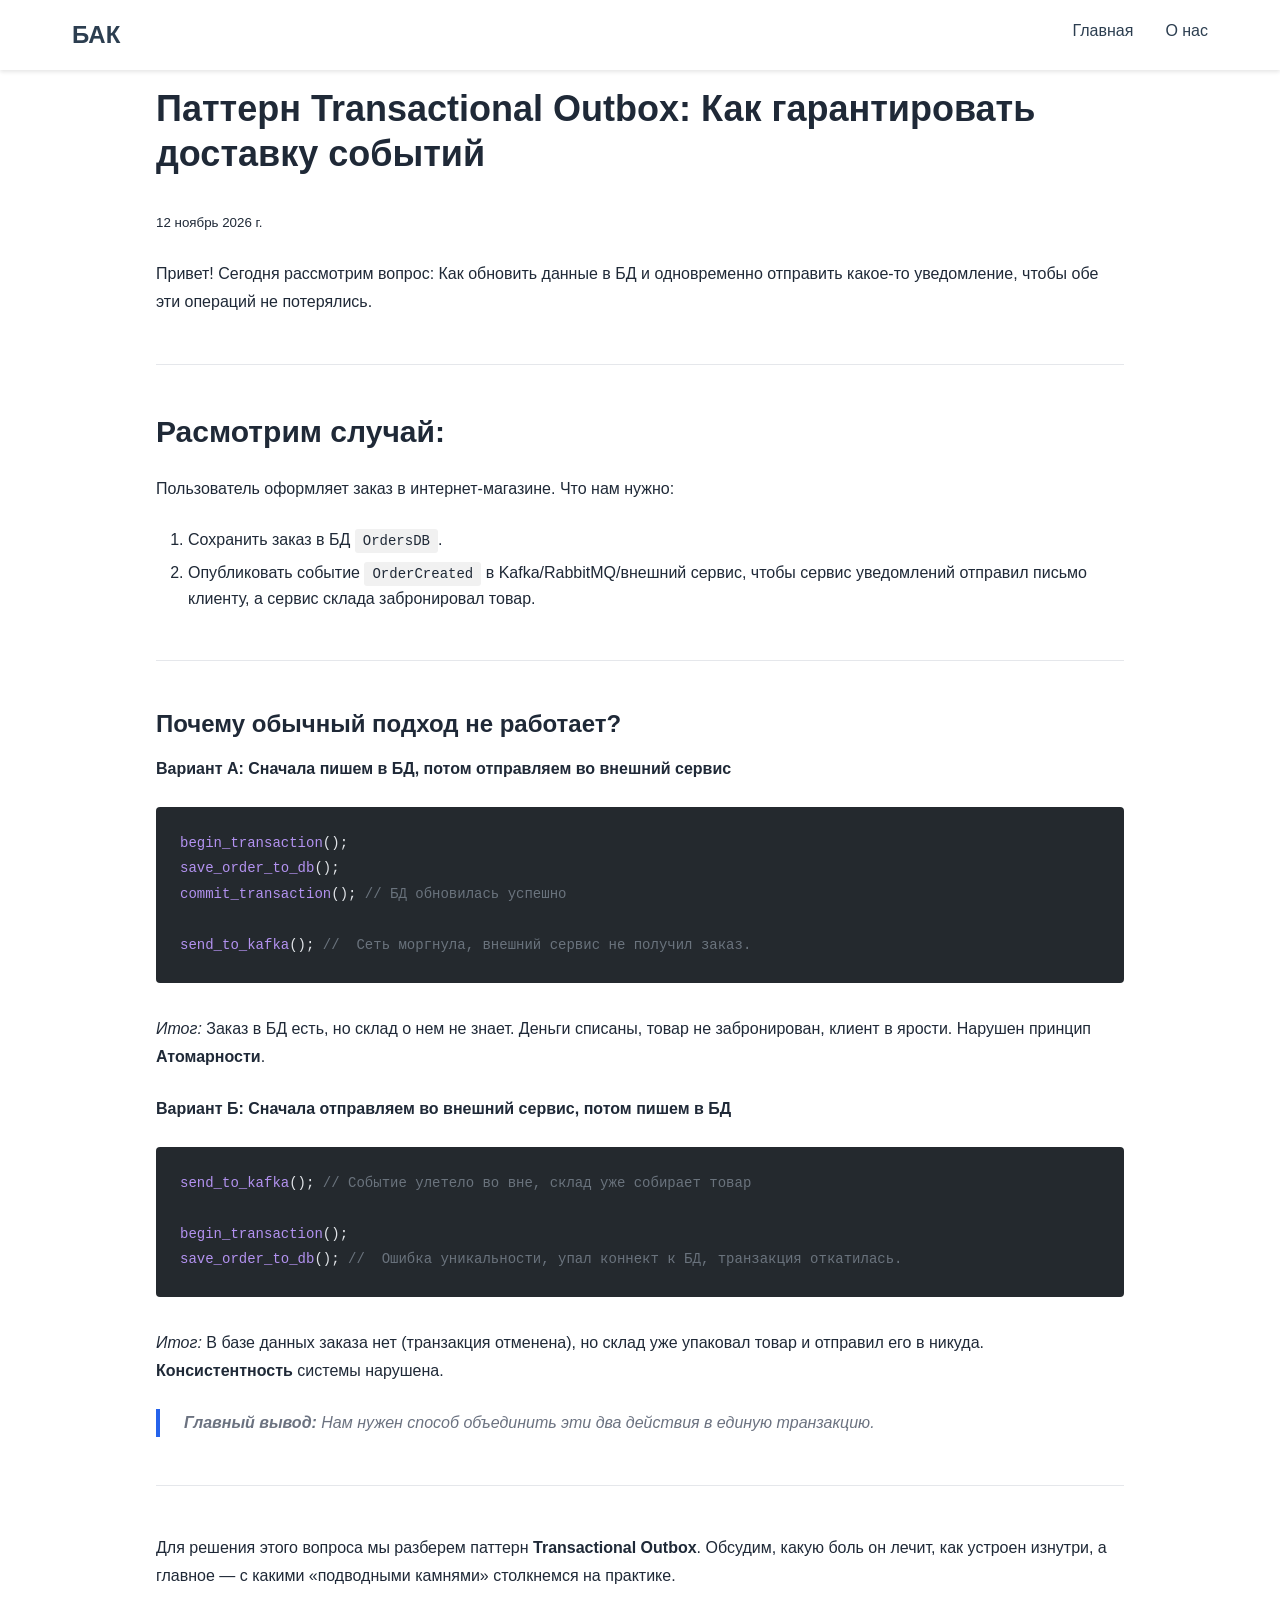
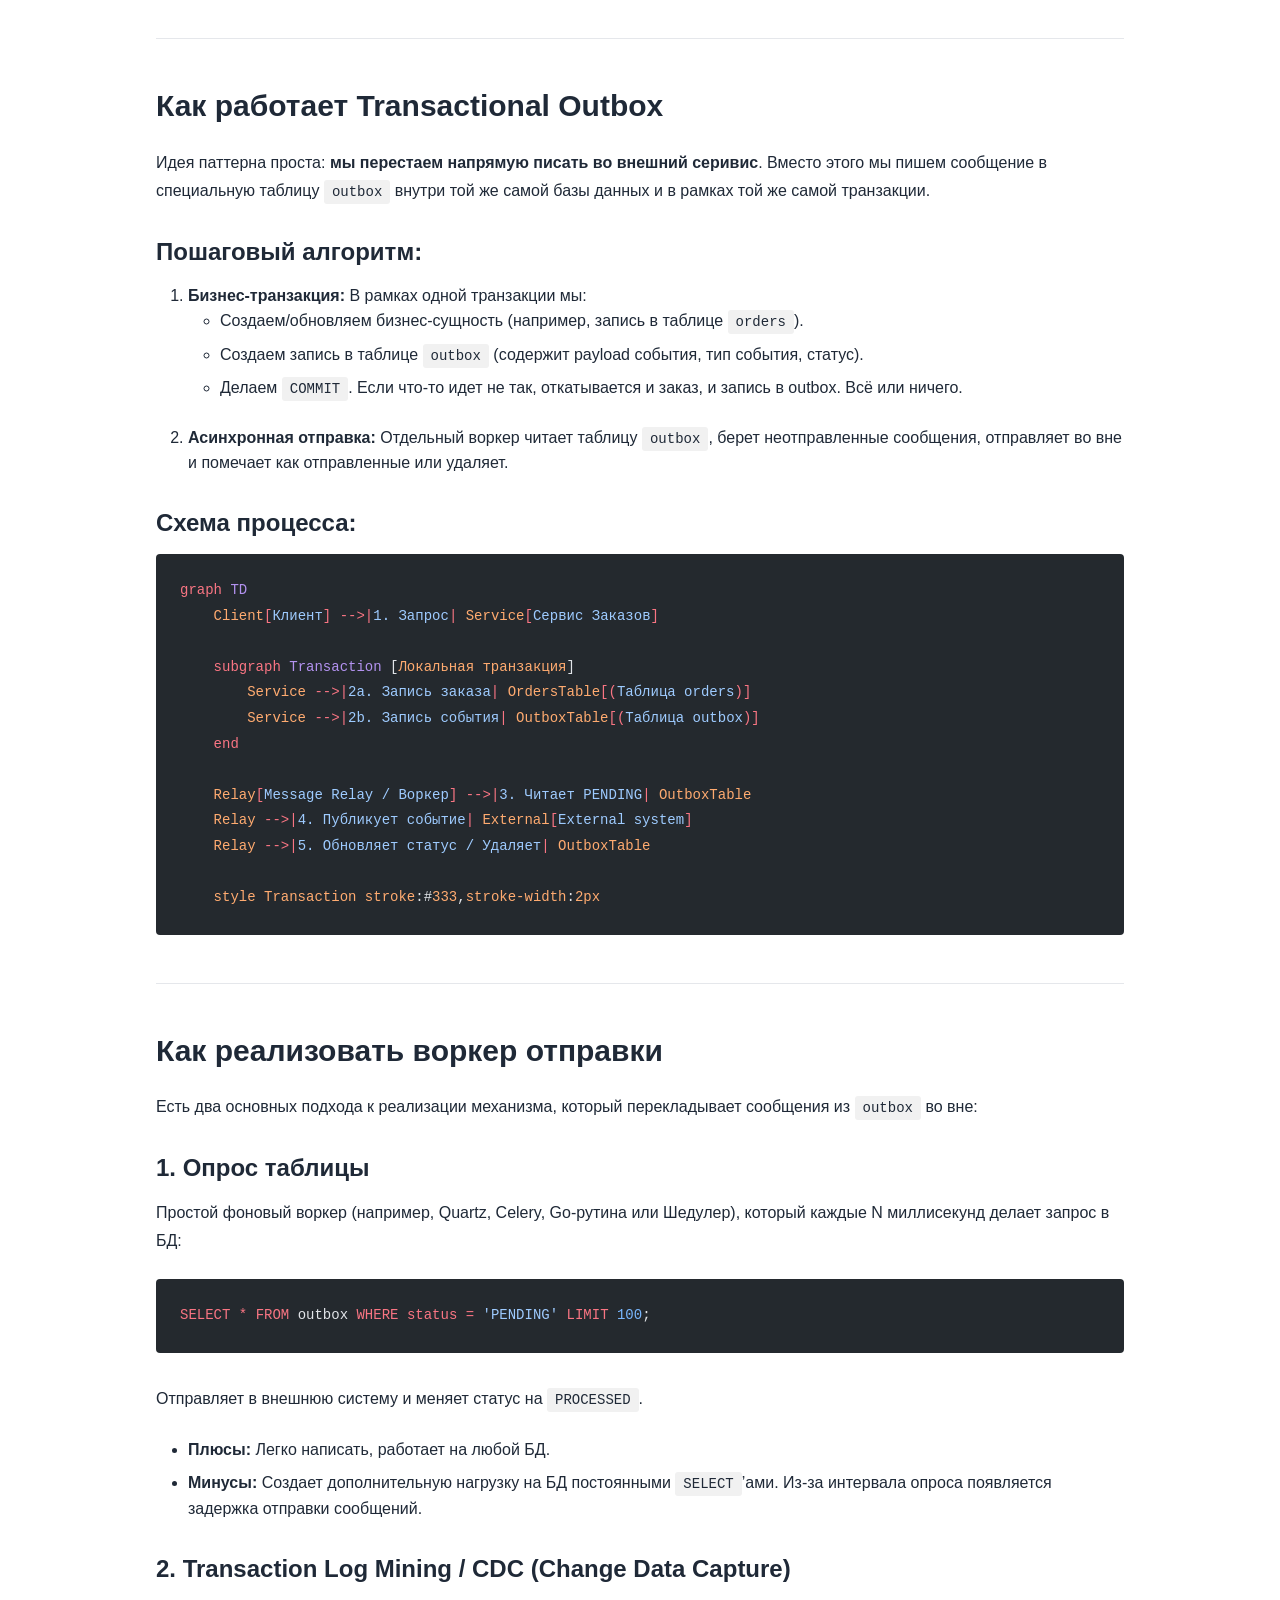
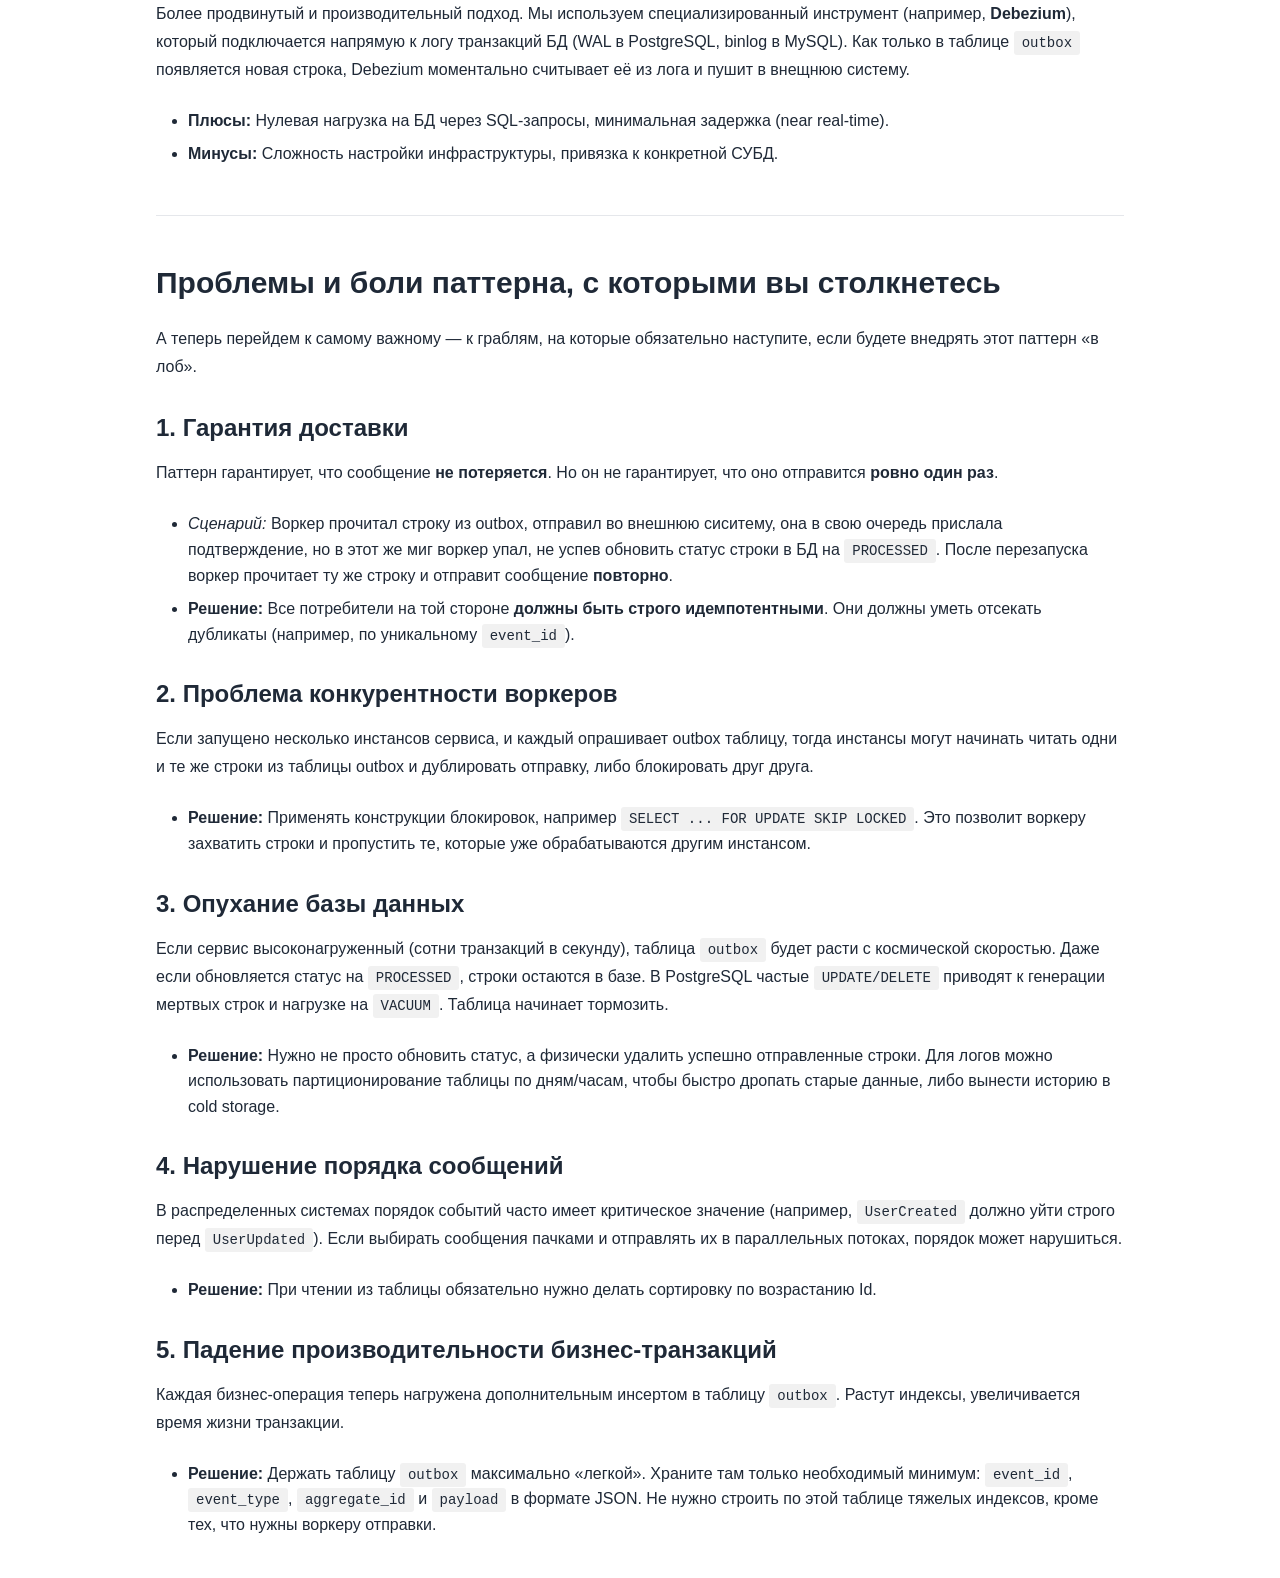
<file: transactionOutboox/index.html>
<!DOCTYPE html><html lang="ru"><head><meta charset="utf-8"><meta name="viewport" content="width=device-width"><link rel="icon" type="image/svg+xml" href="/favicon.svg"><link rel="icon" href="/favicon.ico"><meta name="generator" content="Astro v7.3.2"><meta name="google-site-verification" content="ROpn4f1x-HSzpSU53wltvmRdPDtK_lc6nS6VseE1VUc"><title>Transactional Outbox</title><link rel="stylesheet" href="/_astro/Layout.Cm3C8b9g.css"></head><body><header class="header" data-astro-cid-nen7h5rs><div class="header-container" data-astro-cid-nen7h5rs><a href="/" class="logo" data-astro-cid-nen7h5rs>БАК</a><nav class="nav" data-astro-cid-nen7h5rs><ul class="nav-list" data-astro-cid-nen7h5rs><li class="nav-item" data-astro-cid-nen7h5rs><a href="/" class="nav-link" data-astro-cid-nen7h5rs>Главная</a></li><li class="nav-item" data-astro-cid-nen7h5rs><a href="/about" class="nav-link" data-astro-cid-nen7h5rs>О нас</a></li></ul></nav></div></header><main class="container"><h1 id="паттерн-transactional-outbox-как-гарантировать-доставку-событий">Паттерн Transactional Outbox: Как гарантировать доставку событий</h1>
<p><small>12 ноябрь 2026 г.</small></p>
<p>Привет! Сегодня рассмотрим вопрос: Как обновить данные в БД и одновременно отправить какое-то уведомление, чтобы обе эти операций не потерялись.</p>
<hr>
<h2 id="расмотрим-случай">Расмотрим случай:</h2>
<p>Пользователь оформляет заказ в интернет-магазине. Что нам нужно:</p>
<ol>
<li>Сохранить заказ в БД <code>OrdersDB</code>.</li>
<li>Опубликовать событие <code>OrderCreated</code> в Kafka/RabbitMQ/внешний сервис, чтобы сервис уведомлений отправил письмо клиенту, а сервис склада забронировал товар.</li>
</ol>
<hr>
<h3 id="почему-обычный-подход-не-работает">Почему обычный подход не работает?</h3>
<p><strong>Вариант А: Сначала пишем в БД, потом отправляем во внешний сервис</strong></p>
<pre class="astro-code github-dark" style="background-color:#24292e;color:#e1e4e8; overflow-x: auto;" tabindex="0" data-language="go"><code><span class="line"><span style="color:#B392F0">begin_transaction</span><span style="color:#E1E4E8">();</span></span>
<span class="line"><span style="color:#B392F0">save_order_to_db</span><span style="color:#E1E4E8">();</span></span>
<span class="line"><span style="color:#B392F0">commit_transaction</span><span style="color:#E1E4E8">(); </span><span style="color:#6A737D">// БД обновилась успешно</span></span>
<span class="line"></span>
<span class="line"><span style="color:#B392F0">send_to_kafka</span><span style="color:#E1E4E8">(); </span><span style="color:#6A737D">//  Сеть моргнула, внешний сервис не получил заказ.</span></span></code></pre>
<p><em>Итог:</em> Заказ в БД есть, но склад о нем не знает. Деньги списаны, товар не забронирован, клиент в ярости. Нарушен принцип <strong>Атомарности</strong>.</p>
<p><strong>Вариант Б: Сначала отправляем во внешний сервис, потом пишем в БД</strong></p>
<pre class="astro-code github-dark" style="background-color:#24292e;color:#e1e4e8; overflow-x: auto;" tabindex="0" data-language="go"><code><span class="line"><span style="color:#B392F0">send_to_kafka</span><span style="color:#E1E4E8">(); </span><span style="color:#6A737D">// Событие улетело во вне, склад уже собирает товар</span></span>
<span class="line"></span>
<span class="line"><span style="color:#B392F0">begin_transaction</span><span style="color:#E1E4E8">();</span></span>
<span class="line"><span style="color:#B392F0">save_order_to_db</span><span style="color:#E1E4E8">(); </span><span style="color:#6A737D">//  Ошибка уникальности, упал коннект к БД, транзакция откатилась.</span></span></code></pre>
<p><em>Итог:</em> В базе данных заказа нет (транзакция отменена), но склад уже упаковал товар и отправил его в никуда. <strong>Консистентность</strong> системы нарушена.</p>
<blockquote>
<p><strong>Главный вывод:</strong> Нам нужен способ объединить эти два действия в единую транзакцию.</p>
</blockquote>
<hr>
<p>Для решения этого вопроса мы разберем паттерн <strong>Transactional Outbox</strong>. Обсудим, какую боль он лечит, как устроен изнутри, а главное — с какими «подводными камнями» столкнемся на практике.</p>
<hr>
<h2 id="как-работает-transactional-outbox">Как работает Transactional Outbox</h2>
<p>Идея паттерна проста: <strong>мы перестаем напрямую писать во внешний серивис</strong>. Вместо этого мы пишем сообщение в специальную таблицу <code>outbox</code> внутри той же самой базы данных и в рамках той же самой транзакции.</p>
<h3 id="пошаговый-алгоритм">Пошаговый алгоритм:</h3>
<ol>
<li><strong>Бизнес-транзакция:</strong> В рамках одной транзакции мы:
<ul>
<li>Создаем/обновляем бизнес-сущность (например, запись в таблице <code>orders</code>).</li>
<li>Создаем запись в таблице <code>outbox</code> (содержит payload события, тип события, статус).</li>
<li>Делаем <code>COMMIT</code>. Если что-то идет не так, откатывается и заказ, и запись в outbox. Всё или ничего.</li>
</ul>
</li>
<li><strong>Асинхронная отправка:</strong> Отдельный воркер читает таблицу <code>outbox</code>, берет неотправленные сообщения, отправляет во вне и помечает как отправленные или удаляет.</li>
</ol>
<h3 id="схема-процесса">Схема процесса:</h3>
<pre class="astro-code github-dark" style="background-color:#24292e;color:#e1e4e8; overflow-x: auto;" tabindex="0" data-language="mermaid"><code><span class="line"><span style="color:#F97583">graph</span><span style="color:#B392F0"> TD</span></span>
<span class="line"><span style="color:#FFAB70">    Client</span><span style="color:#F97583">[</span><span style="color:#9ECBFF">Клиент</span><span style="color:#F97583">]</span><span style="color:#F97583"> --&gt;|</span><span style="color:#9ECBFF">1. Запрос</span><span style="color:#F97583">|</span><span style="color:#FFAB70"> Service</span><span style="color:#F97583">[</span><span style="color:#9ECBFF">Сервис Заказов</span><span style="color:#F97583">]</span></span>
<span class="line"><span style="color:#E1E4E8">    </span></span>
<span class="line"><span style="color:#F97583">    subgraph</span><span style="color:#B392F0"> Transaction </span><span style="color:#E1E4E8">[</span><span style="color:#FFAB70">Локальная транзакция</span><span style="color:#E1E4E8">]</span></span>
<span class="line"><span style="color:#FFAB70">        Service </span><span style="color:#F97583">--&gt;|</span><span style="color:#9ECBFF">2a. Запись заказа</span><span style="color:#F97583">|</span><span style="color:#FFAB70"> OrdersTable</span><span style="color:#F97583">[(</span><span style="color:#9ECBFF">Таблица orders</span><span style="color:#F97583">)]</span></span>
<span class="line"><span style="color:#FFAB70">        Service </span><span style="color:#F97583">--&gt;|</span><span style="color:#9ECBFF">2b. Запись события</span><span style="color:#F97583">|</span><span style="color:#FFAB70"> OutboxTable</span><span style="color:#F97583">[(</span><span style="color:#9ECBFF">Таблица outbox</span><span style="color:#F97583">)]</span></span>
<span class="line"><span style="color:#F97583">    end</span></span>
<span class="line"><span style="color:#E1E4E8">    </span></span>
<span class="line"><span style="color:#FFAB70">    Relay</span><span style="color:#F97583">[</span><span style="color:#9ECBFF">Message Relay / Воркер</span><span style="color:#F97583">]</span><span style="color:#F97583"> --&gt;|</span><span style="color:#9ECBFF">3. Читает PENDING</span><span style="color:#F97583">|</span><span style="color:#FFAB70"> OutboxTable</span></span>
<span class="line"><span style="color:#FFAB70">    Relay </span><span style="color:#F97583">--&gt;|</span><span style="color:#9ECBFF">4. Публикует событие</span><span style="color:#F97583">|</span><span style="color:#FFAB70"> External</span><span style="color:#F97583">[</span><span style="color:#9ECBFF">External system</span><span style="color:#F97583">]</span></span>
<span class="line"><span style="color:#FFAB70">    Relay </span><span style="color:#F97583">--&gt;|</span><span style="color:#9ECBFF">5. Обновляет статус / Удаляет</span><span style="color:#F97583">|</span><span style="color:#FFAB70"> OutboxTable</span></span>
<span class="line"><span style="color:#E1E4E8">    </span></span>
<span class="line"><span style="color:#FFAB70">    style Transaction stroke</span><span style="color:#E1E4E8">:#</span><span style="color:#FFAB70">333</span><span style="color:#E1E4E8">,</span><span style="color:#FFAB70">stroke-width</span><span style="color:#E1E4E8">:</span><span style="color:#FFAB70">2px</span></span></code></pre>
<hr>
<h2 id="как-реализовать-воркер-отправки">Как реализовать воркер отправки</h2>
<p>Есть два основных подхода к реализации механизма, который перекладывает сообщения из <code>outbox</code> во вне:</p>
<h3 id="1-опрос-таблицы">1. Опрос таблицы</h3>
<p>Простой фоновый воркер (например, Quartz, Celery, Go-рутина или Шедулер), который каждые N миллисекунд делает запрос в БД:</p>
<pre class="astro-code github-dark" style="background-color:#24292e;color:#e1e4e8; overflow-x: auto;" tabindex="0" data-language="sql"><code><span class="line"><span style="color:#F97583">SELECT</span><span style="color:#F97583"> *</span><span style="color:#F97583"> FROM</span><span style="color:#E1E4E8"> outbox </span><span style="color:#F97583">WHERE</span><span style="color:#F97583"> status</span><span style="color:#F97583"> =</span><span style="color:#9ECBFF"> 'PENDING'</span><span style="color:#F97583"> LIMIT</span><span style="color:#79B8FF"> 100</span><span style="color:#E1E4E8">;</span></span></code></pre>
<p>Отправляет в внешнюю систему и меняет статус на <code>PROCESSED</code>.</p>
<ul>
<li><strong>Плюсы:</strong> Легко написать, работает на любой БД.</li>
<li><strong>Минусы:</strong> Создает дополнительную нагрузку на БД постоянными <code>SELECT</code>’ами. Из-за интервала опроса появляется задержка отправки сообщений.</li>
</ul>
<h3 id="2-transaction-log-mining--cdc-change-data-capture">2. Transaction Log Mining / CDC (Change Data Capture)</h3>
<p>Более продвинутый и производительный подход. Мы используем специализированный инструмент (например, <strong>Debezium</strong>), который подключается напрямую к логу транзакций БД (WAL в PostgreSQL, binlog в MySQL). Как только в таблице <code>outbox</code> появляется новая строка, Debezium моментально считывает её из лога и пушит в внещнюю систему.</p>
<ul>
<li><strong>Плюсы:</strong> Нулевая нагрузка на БД через SQL-запросы, минимальная задержка (near real-time).</li>
<li><strong>Минусы:</strong> Сложность настройки инфраструктуры, привязка к конкретной СУБД.</li>
</ul>
<hr>
<h2 id="проблемы-и-боли-паттерна-с-которыми-вы-столкнетесь">Проблемы и боли паттерна, с которыми вы столкнетесь</h2>
<p>А теперь перейдем к самому важному — к граблям, на которые обязательно наступите, если будете внедрять этот паттерн «в лоб».</p>
<h3 id="1-гарантия-доставки">1. Гарантия доставки</h3>
<p>Паттерн гарантирует, что сообщение <strong>не потеряется</strong>. Но он не гарантирует, что оно отправится <strong>ровно один раз</strong>.</p>
<ul>
<li><em>Сценарий:</em> Воркер прочитал строку из outbox, отправил во внешнюю сиситему, она в свою очередь прислала подтверждение, но в этот же миг воркер упал, не успев обновить статус строки в БД на <code>PROCESSED</code>. После перезапуска воркер прочитает ту же строку и отправит сообщение <strong>повторно</strong>.</li>
<li><strong>Решение:</strong> Все потребители на той стороне <strong>должны быть строго идемпотентными</strong>. Они должны уметь отсекать дубликаты (например, по уникальному <code>event_id</code>).</li>
</ul>
<h3 id="2-проблема-конкурентности-воркеров">2. Проблема конкурентности воркеров</h3>
<p>Если запущено несколько инстансов сервиса, и каждый опрашивает outbox таблицу, тогда инстансы могут начинать читать одни и те же строки из таблицы outbox и дублировать отправку, либо блокировать друг друга.</p>
<ul>
<li><strong>Решение:</strong> Применять конструкции блокировок, например <code>SELECT ... FOR UPDATE SKIP LOCKED</code>. Это позволит воркеру захватить строки и пропустить те, которые уже обрабатываются другим инстансом.</li>
</ul>
<h3 id="3-опухание-базы-данных">3. Опухание базы данных</h3>
<p>Если сервис высоконагруженный (сотни транзакций в секунду), таблица <code>outbox</code> будет расти с космической скоростью. Даже если обновляется статус на <code>PROCESSED</code>, строки остаются в базе. В PostgreSQL частые <code>UPDATE/DELETE</code> приводят к генерации мертвых строк и нагрузке на <code>VACUUM</code>. Таблица начинает тормозить.</p>
<ul>
<li><strong>Решение:</strong> Нужно не просто обновить статус, а физически удалить успешно отправленные строки. Для логов можно использовать партиционирование таблицы по дням/часам, чтобы быстро дропать старые данные, либо вынести историю в cold storage.</li>
</ul>
<h3 id="4-нарушение-порядка-сообщений">4. Нарушение порядка сообщений</h3>
<p>В распределенных системах порядок событий часто имеет критическое значение (например, <code>UserCreated</code> должно уйти строго перед <code>UserUpdated</code>). Если выбирать сообщения пачками и отправлять их в параллельных потоках, порядок может нарушиться.</p>
<ul>
<li><strong>Решение:</strong> При чтении из таблицы обязательно нужно делать сортировку по возрастанию Id.</li>
</ul>
<h3 id="5-падение-производительности-бизнес-транзакций">5. Падение производительности бизнес-транзакций</h3>
<p>Каждая бизнес-операция теперь нагружена дополнительным инсертом в таблицу <code>outbox</code>. Растут индексы, увеличивается время жизни транзакции.</p>
<ul>
<li><strong>Решение:</strong> Держать таблицу <code>outbox</code> максимально «легкой». Храните там только необходимый минимум: <code>event_id</code>, <code>event_type</code>, <code>aggregate_id</code> и <code>payload</code> в формате JSON. Не нужно строить по этой таблице тяжелых индексов, кроме тех, что нужны воркеру отправки.</li>
</ul>
</main><script data-goatcounter="https://squarekolobok.goatcounter.com/count" async src="//gc.zgo.at/count.js"></script></body></html>
</file>
<file: _astro/Layout.Cm3C8b9g.css>
.header[data-astro-cid-nen7h5rs]{background-color:var(--color-background);z-index:10;width:100%;transition:all var(--animation-time) ease;position:sticky;top:0;box-shadow:0 2px 4px #0000001a}.header-container[data-astro-cid-nen7h5rs]{max-width:1200px;padding:var(--spacing-md) var(--spacing-xl);justify-content:space-between;align-items:center;margin:0 auto;display:flex}.logo[data-astro-cid-nen7h5rs]{font-size:var(--font-size-2xl);color:var(--header-color-text);transition:color var(--animation-time) ease;font-weight:700;text-decoration:none}.logo[data-astro-cid-nen7h5rs]:hover{color:var(--header-color-text-hover)}.nav-list[data-astro-cid-nen7h5rs]{gap:var(--spacing-xl);margin:0;padding:0;list-style:none;display:flex}.nav-link[data-astro-cid-nen7h5rs]{color:var(--header-color-text);font-size:var(--font-size-base);padding:var(--spacing-sm) 0;transition:color var(--animation-time) ease;font-weight:500;text-decoration:none;position:relative}.nav-link[data-astro-cid-nen7h5rs]:after{content:"";background-color:var(--header-color-underline);width:0;height:2px;transition:width var(--animation-time) ease;position:absolute;bottom:0;left:0}.nav-link[data-astro-cid-nen7h5rs]:hover{color:var(--header-color-text-hover)}.nav-link[data-astro-cid-nen7h5rs]:hover:after{width:100%}@media (width<=768px){.header-container[data-astro-cid-nen7h5rs]{padding:var(--spacing-md)}.nav-list[data-astro-cid-nen7h5rs]{gap:var(--spacing-md)}}:root{--color-link:#2563eb;--color-text:#1f2937;--color-text-light:#6b7280;--color-background:#fff;--color-background-th:#f9fafb;--color-border:#e5e7eb;--color-link-hover:#1e40af;--color-blockquote:#2563eb;--header-color-text:#2c3e50;--header-color-text-hover:#092788;--header-color-underline:#3498db;--code-background:#f1f1f1;--spacing-xs:.25rem;--spacing-sm:.5rem;--spacing-md:1rem;--spacing-lg:1.5rem;--spacing-xl:2rem;--spacing-2xl:3rem;--font-family-base:-apple-system, BlinkMacSystemFont, "Segoe UI", Roboto, "Helvetica Neue", Arial, sans-serif;--font-family-mono:"Consolas", "Monaco", "Courier New", monospace;--font-size-sm:.875rem;--font-size-base:1rem;--font-size-lg:1.125rem;--font-size-xl:1.25rem;--font-size-2xl:1.5rem;--font-size-3xl:1.875rem;--font-size-4xl:2.25rem;--line-height-tight:1.25;--line-height-normal:1.6;--line-height-relaxed:1.75;--animation-time:.3s}*{box-sizing:border-box;margin:0;padding:0}body{font-family:var(--font-family-base);font-size:var(--font-size-base);line-height:var(--line-height-normal);color:var(--color-text);background-color:var(--color-background)}.container{max-width:1000px;padding:var(--spacing-md);margin:0 auto}h1,h2,h3,h4,h5,h6{font-weight:700;line-height:var(--line-height-tight);color:var(--color-text);margin-bottom:var(--spacing-lg)}h1{font-size:var(--font-size-4xl);margin-bottom:var(--spacing-xl)}h2{font-size:var(--font-size-3xl);margin-top:var(--spacing-2xl);margin-bottom:var(--spacing-lg)}h3{font-size:var(--font-size-2xl);margin-top:var(--spacing-xl);margin-bottom:var(--spacing-md)}h4{font-size:var(--font-size-xl);margin-top:var(--spacing-lg);margin-bottom:var(--spacing-md)}h5{font-size:var(--font-size-lg);margin-top:var(--spacing-md);margin-bottom:var(--spacing-sm)}h6{font-size:var(--font-size-base);margin-top:var(--spacing-md);margin-bottom:var(--spacing-sm)}p{margin-bottom:var(--spacing-lg);line-height:var(--line-height-relaxed)}a{color:var(--color-link);transition:color var(--animation-time) ease;text-decoration:none}a:hover{color:var(--color-link-hover);text-decoration:underline}code{font-family:var(--font-family-mono);font-size:var(--font-size-sm);color:inherit;padding:var(--spacing-xs) var(--spacing-sm);background:var(--code-background);border-radius:3px}pre{padding:var(--spacing-lg);margin-bottom:var(--spacing-xl);border-radius:4px;overflow-x:auto}pre code{color:inherit;background-color:#0000;padding:0}ul,ol{margin-bottom:var(--spacing-lg);padding-left:var(--spacing-xl)}li{margin-bottom:var(--spacing-sm)}blockquote{border-left:4px solid var(--color-blockquote);padding-left:var(--spacing-lg);margin-bottom:var(--spacing-xl);color:var(--color-text-light);font-style:italic}hr{border:none;border-top:1px solid var(--color-border);margin:var(--spacing-2xl) 0}img{max-width:100%;height:auto;margin-bottom:var(--spacing-lg)}table{width:100%;margin-bottom:var(--spacing-xl);border-collapse:collapse}th,td{padding:var(--spacing-sm) var(--spacing-md);border:1px solid var(--color-border);text-align:left}th{background-color:var(--color-background-th);font-weight:600}
</file>
